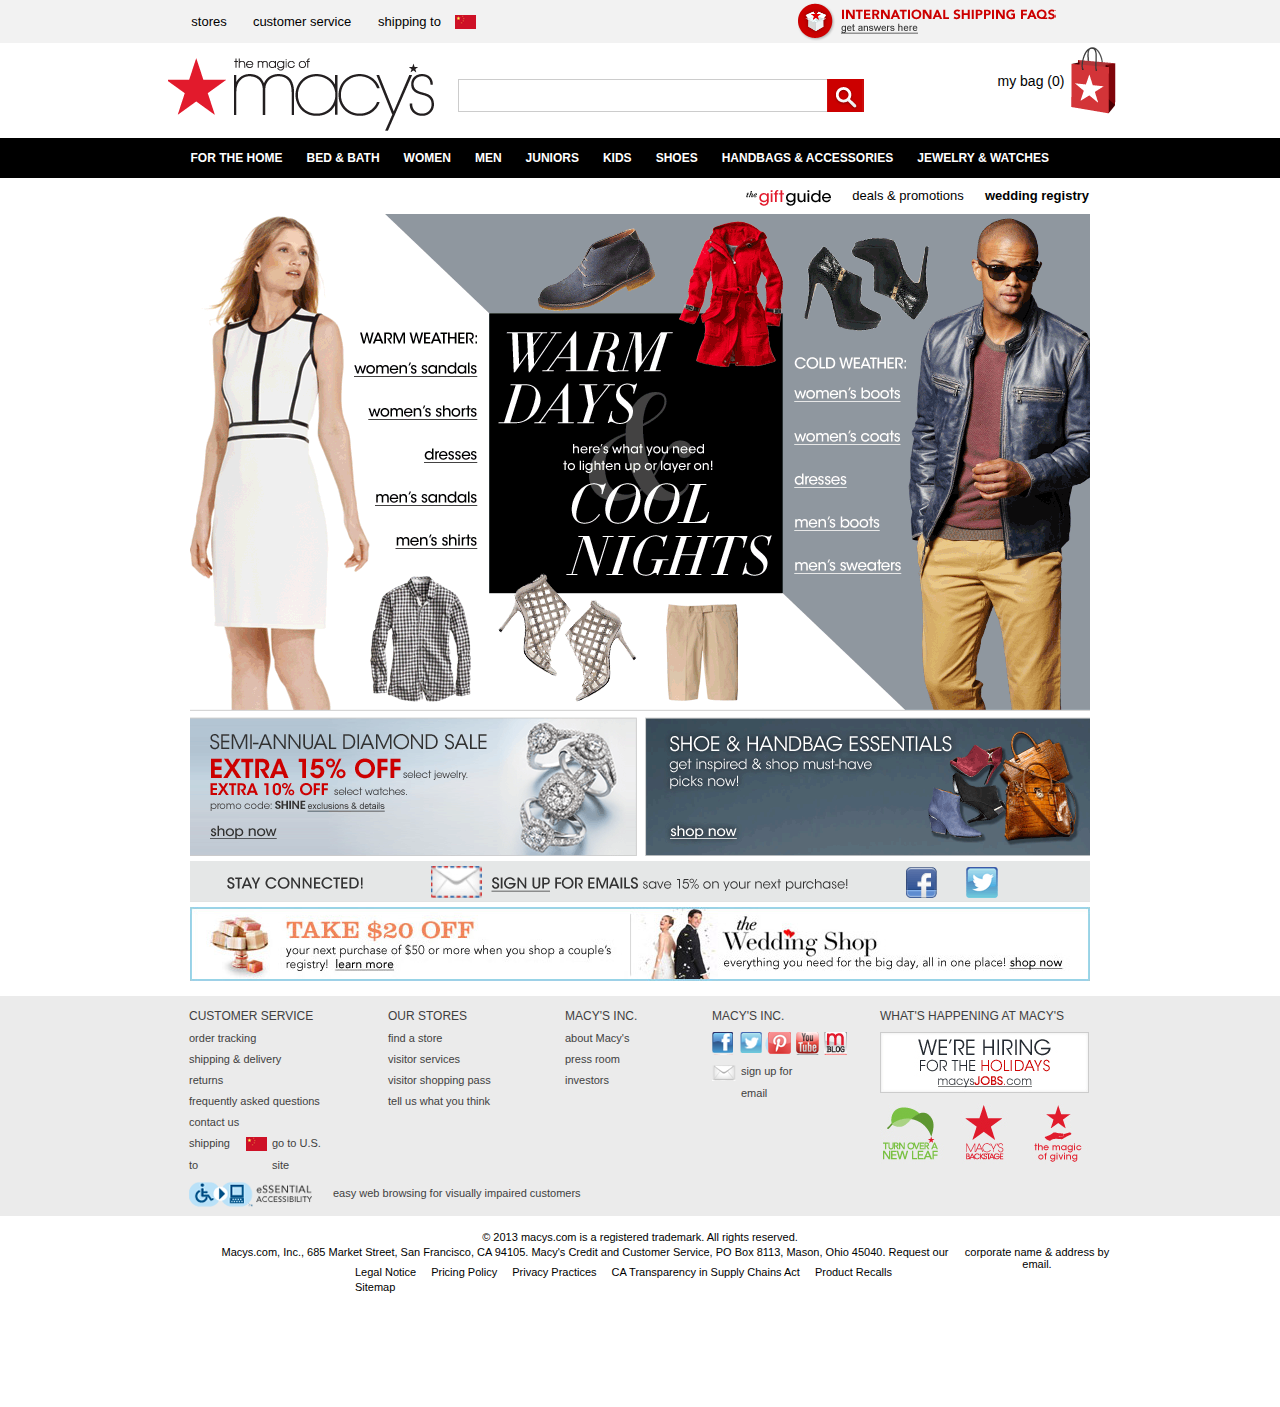
<file: macy/index.html>
<html>
<head>
	<meta http-equiv="Content-Type" content="text/html; charset=utf-8" /> 
	<title>macy's</title>
	<meta name="keywords" content="kw1,kw2,kw3">
	<meta name="description" content="This is it.">
	<meta name="author" content="GX">
	<link rel="shortcut icon" href="css/images/spotify_variation.ico"></link>
    <link rel="stylesheet" type="text/css" href="css/index.css"></link>
    <script type="text/javascript" src="js/jquery-1.9.1.min.js"></script>
    <script type="text/javascript" src="js/jQuerydemo.js"></script>
</head>
<body>
       <div id="totalpage">
          <div id="header">
            <div id="headercontent">
              <a class="headerc1 headerword" href="#" target="_blank">stores</a>
              <a class="headerc2 headerword" href="#" target="_blank">customer service</a>
              <a class="headerc3 headerword" href="#" target="_blank">shipping to
                  <span id="country"></span>
              </a>
              <a id="headerImg" href="#" target="_blank"></a>
            </div>
          </div>
          <div id="global">
            <a id="globalLogo" href="#" target="_blank"></a>
            <div id="globalsearch">
              <input type="text" id="txtsearch">
              <a id="searchImg" href="#" target="_blank"></a>
            </div>
            <dt class="globalbag">                            
              <p id="shopLogo"></p>
              <p id="mybag">my bag (0)</p>
              <dd id="bagcontent">0 items in your bag. Shop great deals now!</dd>
            </dt>
          </div>
          <div id="globalnav">
            <div id="globalnavcontent">
                <div class="gnc1">
                    <a class="gncword gncchangeword1" href="#" target="_blank">FOR THE HOME
                        <div class="gncmenu1">
                          <div class="gncmenuitem">
                              <div id="gncitem1">
                                <a  class="gncitemtitle1 gncitemword1" href="#" target="_blank">Home Essentials</a>
                                <a  class="gncitemtitle1 gncitemword2" href="#" target="_blank">Bed & Bath</a>
                                <a  class="gncitemtitle1 gncitemword2" href="#" target="_blank">Dining & Entertaining</a>
                                <a  class="gncitemtitle1 gncitemword2" href="#" target="_blank">Furniture</a>
                                <a  class="gncitemtitle1 gncitemword2" href="#" target="_blank">Holiday Lane</a>
                                <a  class="gncitemtitle1 gncitemword2" href="#" target="_blank">Kitchen</a>
                                <a  class="gncitemtitle1 gncitemword2" href="#" target="_blank">Luggage</a>
                                <a  class="gncitemtitle1 gncitemword2" href="#" target="_blank">Mattresses</a>
                              </div>

                              <div id="gncitem2">
                                <a  class="gncitemtitle1 gncitemword1" href="#" target="_blank">Home Furnishings</a>
                                <a  class="gncitemtitle1 gncitemword2" href="#" target="_blank">Home Decor</a>
                                <a  class="gncitemtitle1 gncitemword2" href="#" target="_blank">Lighting & Lamps</a>
                                <a  class="gncitemtitle1 gncitemword2" href="#" target="_blank">Outdoor Furniture</a>
                                <a  class="gncitemtitle1 gncitemword2" href="#" target="_blank">Rugs</a>
                                <a  class="gncitemtitle1 gncitemword2" href="#" target="_blank">Vacuums & Steam Cleaners</a>
                                <a  class="gncitemtitle1 gncitemword2" href="#" target="_blank">Window Treatments</a>
                              </div>
                          </div>
                          <div class="gncmenuitem">
                            <div id="gncitem3">
                                <a  class="gncitemtitle1 gncitemword1" href="#" target="_blank">More For the Home</a>
                                <a  class="gncitemtitle1 gncitemword2" href="#" target="_blank">Cleaning & Organizing</a>
                                <a  class="gncitemtitle1 gncitemword2" href="#" target="_blank">Electronics</a>
                                <a  class="gncitemtitle1 gncitemword2" href="#" target="_blank">Gourmet Food & Gifts</a>
                                <a  class="gncitemtitle1 gncitemword2" href="#" target="_blank">Haiti & Rwanda Gifts</a>
                                <a  class="gncitemtitle1 gncitemword2" href="#" target="_blank">Irons & Garment Care</a>
                                <a  class="gncitemtitle1 gncitemword2" href="#" target="_blank">Kids' & Baby Home</a>
                                <a  class="gncitemtitle1 gncitemword2" href="#" target="_blank">Personal Care</a>
                                <a  class="gncitemtitle1 gncitemword2" href="#" target="_blank">Slipcovers</a>
                              </div>

                              <div id="gncitem4">
                                <a  class="gncitemtitle1 gncitemword1" href="#" target="_blank">Special Shops</a>
                                <a  class="gncitemtitle1 gncitemword2" href="#" target="_blank">Custom Windows and Carpet</a>
                                <a  class="gncitemtitle1 gncitemword2" href="#" target="_blank">Dorm Essentials</a>
                                <a  class="gncitemtitle1 gncitemword2" href="#" target="_blank">Macy's Heritage Shops</a>
                                <a  class="gncitemtitle1 gncitemword2" href="#" target="_blank">Wedding Registry</a>
                                <a  class="gncitemtitle1 gncitemword2" href="#" target="_blank">Wedding Shop</a>
                              </div>
                          </div>
                          <div class="gncmenuitem">
                            <div id="gncitem5">
                                <a  class="gncitemtitle1 gncitemword1" href="#" target="_blank">Home Brands</a>
                                <a  class="gncitemtitle1 gncitemword2" href="#" target="_blank">Calvin Klein</a>
                                <a  class="gncitemtitle1 gncitemword2" href="#" target="_blank">Cuisinart</a>
                                <a  class="gncitemtitle1 gncitemword2" href="#" target="_blank">Dyson</a>
                                <a  class="gncitemtitle1 gncitemword2" href="#" target="_blank">Fiesta</a>
                                <a  class="gncitemtitle1 gncitemword2" href="#" target="_blank">Hotel Collection</a>
                                <a  class="gncitemtitle1 gncitemword2" href="#" target="_blank">KitchenAid</a>
                                <a  class="gncitemtitle1 gncitemword2" href="#" target="_blank">Ralph Lauren</a>
                                <a  class="gncitemtitle1 gncitemword2" href="#" target="_blank">Lenox</a>
                                <a  class="gncitemtitle1 gncitemword2" href="#" target="_blank">Martha Stewart Collection</a>
                                <a  class="gncitemtitle1 gncitemword2" href="#" target="_blank">Waterford</a>
                            </div>
                             <a id="gncitem6"href="#" target="_blank">Sale & Clearance</a>
                          </div>
                          <div class="gncmenuitem1">
                            <a id="gncitem7" href="#" target="_blank"></a>
                          </div>
                        </div>
                    </a>
                </div>
                <div class="glabalrest"></div>
                <div class="gnc2">
                    <a class="gncword gncchangeword2" href="#" target="_blank">BED & BATH
                        <div class="gncmenu2">
                              <div class="gncmenuitem">
                                  <div id="gncitem1">
                                    <a  class="gncitemtitle1 gncitemword1" href="#" target="_blank">Home Essentials</a>
                                    <a  class="gncitemtitle1 gncitemword2" href="#" target="_blank">Bed & Bath</a>
                                    <a  class="gncitemtitle1 gncitemword2" href="#" target="_blank">Dining & Entertaining</a>
                                    <a  class="gncitemtitle1 gncitemword2" href="#" target="_blank">Furniture</a>
                                    <a  class="gncitemtitle1 gncitemword2" href="#" target="_blank">Holiday Lane</a>
                                    <a  class="gncitemtitle1 gncitemword2" href="#" target="_blank">Kitchen</a>
                                    <a  class="gncitemtitle1 gncitemword2" href="#" target="_blank">Luggage</a>
                                    <a  class="gncitemtitle1 gncitemword2" href="#" target="_blank">Mattresses</a>
                                  </div>

                                  <div id="gncitem2">
                                    <a  class="gncitemtitle1 gncitemword1" href="#" target="_blank">Home Furnishings</a>
                                    <a  class="gncitemtitle1 gncitemword2" href="#" target="_blank">Home Decor</a>
                                    <a  class="gncitemtitle1 gncitemword2" href="#" target="_blank">Lighting & Lamps</a>
                                    <a  class="gncitemtitle1 gncitemword2" href="#" target="_blank">Outdoor Furniture</a>
                                    <a  class="gncitemtitle1 gncitemword2" href="#" target="_blank">Rugs</a>
                                    <a  class="gncitemtitle1 gncitemword2" href="#" target="_blank">Vacuums & Steam Cleaners</a>
                                    <a  class="gncitemtitle1 gncitemword2" href="#" target="_blank">Window Treatments</a>
                                  </div>
                              </div>
                              <div class="gncmenuitem">
                                <div id="gncitem3">
                                    <a  class="gncitemtitle1 gncitemword1" href="#" target="_blank">More For the Home</a>
                                    <a  class="gncitemtitle1 gncitemword2" href="#" target="_blank">Cleaning & Organizing</a>
                                    <a  class="gncitemtitle1 gncitemword2" href="#" target="_blank">Electronics</a>
                                    <a  class="gncitemtitle1 gncitemword2" href="#" target="_blank">Gourmet Food & Gifts</a>
                                    <a  class="gncitemtitle1 gncitemword2" href="#" target="_blank">Haiti & Rwanda Gifts</a>
                                    <a  class="gncitemtitle1 gncitemword2" href="#" target="_blank">Irons & Garment Care</a>
                                    <a  class="gncitemtitle1 gncitemword2" href="#" target="_blank">Kids' & Baby Home</a>
                                    <a  class="gncitemtitle1 gncitemword2" href="#" target="_blank">Personal Care</a>
                                    <a  class="gncitemtitle1 gncitemword2" href="#" target="_blank">Slipcovers</a>
                                  </div>

                                  <div id="gncitem4">
                                    <a  class="gncitemtitle1 gncitemword1" href="#" target="_blank">Special Shops</a>
                                    <a  class="gncitemtitle1 gncitemword2" href="#" target="_blank">Custom Windows and Carpet</a>
                                    <a  class="gncitemtitle1 gncitemword2" href="#" target="_blank">Dorm Essentials</a>
                                    <a  class="gncitemtitle1 gncitemword2" href="#" target="_blank">Macy's Heritage Shops</a>
                                    <a  class="gncitemtitle1 gncitemword2" href="#" target="_blank">Wedding Registry</a>
                                    <a  class="gncitemtitle1 gncitemword2" href="#" target="_blank">Wedding Shop</a>
                                  </div>
                              </div>
                              <div class="gncmenuitem">
                                <div id="gncitem5">
                                    <a  class="gncitemtitle1 gncitemword1" href="#" target="_blank">Home Brands</a>
                                    <a  class="gncitemtitle1 gncitemword2" href="#" target="_blank">Calvin Klein</a>
                                    <a  class="gncitemtitle1 gncitemword2" href="#" target="_blank">Cuisinart</a>
                                    <a  class="gncitemtitle1 gncitemword2" href="#" target="_blank">Dyson</a>
                                    <a  class="gncitemtitle1 gncitemword2" href="#" target="_blank">Fiesta</a>
                                    <a  class="gncitemtitle1 gncitemword2" href="#" target="_blank">Hotel Collection</a>
                                    <a  class="gncitemtitle1 gncitemword2" href="#" target="_blank">KitchenAid</a>
                                    <a  class="gncitemtitle1 gncitemword2" href="#" target="_blank">Ralph Lauren</a>
                                    <a  class="gncitemtitle1 gncitemword2" href="#" target="_blank">Lenox</a>
                                    <a  class="gncitemtitle1 gncitemword2" href="#" target="_blank">Martha Stewart Collection</a>
                                    <a  class="gncitemtitle1 gncitemword2" href="#" target="_blank">Waterford</a>
                                </div>
                                 <a id="gncitem6"href="#" target="_blank">Sale & Clearance</a>
                              </div>
                              <div class="gncmenuitem1">
                                <a id="gncitem7" href="#" target="_blank"></a>
                              </div>
                        </div>
                    </a>
                </div>
                <div class="glabalrest"></div>
                <a class="gnc gncword" href="#" target="_blank">WOMEN</a>
                <div class="glabalrest"></div>
                <a class="gnc gncword" href="#" target="_blank">MEN</a>
                <div class="glabalrest"></div>
                <a class="gnc gncword" href="#" target="_blank">JUNIORS</a>
                <div class="glabalrest"></div>
                <a class="gnc gncword" href="#" target="_blank">KIDS</a>
                <div class="glabalrest"></div>
                <a class="gnc gncword" href="#" target="_blank">SHOES</a>
                <div class="glabalrest"></div>
                <a class="gnc gncword" href="#" target="_blank">HANDBAGS & ACCESSORIES</a>
                <div class="glabalrest"></div>
                <a class="gnc gncword" href="#" target="_blank">JEWELRY & WATCHES</a>
                <div class="glabalrest"></div>
                <a class="gnc gncword" href="#" target="_blank">SALE</a>
            </div>
          </div>
          <div id="globalrow">
            <a id="globalrow1" href="#" target="_blank">wedding registry</a>
            <a id="globalrow2" href="#" target="_blank">deals & promotions</a>
            <a id="globalrow3" href="#" target="_blank"></a>
          </div>
          <a id="macyshop" href="#" target="_blank"></a>
          <div id="macyarea">
             <a  id="macyarea1" href="#" target="_blank"></a>
             <a  id="macyarea2" href="#" target="_blank"></a>
          </div>
          <a id="macyemail" href="#" target="_blank"></a>
          <a id="macyrect" href="#" target="_blank"></a>
          <div id="footer">
            <div id="footertop">
              <div id="ftopcontent">
                <div id="ftopct">
                  <div id="ftopct1">
                    <a class="footertitle1 footerword1" href="#" target="_blank">CUSTOMER SERVICE</a>
                    <a class="footercontent1 footerword2" href="#" target="_blank">order tracking</a>
                    <a class="footercontent1 footerword2" href="#" target="_blank">shipping & delivery</a>
                    <a class="footercontent1 footerword2" href="#" target="_blank">returns</a>
                    <a class="footercontent1 footerword2" href="#" target="_blank">frequently asked questions</a>
                    <a class="footercontent1 footerword2" href="#" target="_blank">contact us</a>
                    <div class=" footerword2">
                        <a class="ship footercontent1" href="#" target="_blank">shipping to</a>
                        <span id="country2"></span>
                        <a class="us footercontent1" href="#" target="_blank">go to U.S. site</a>
                    </div>
                  </div>
                  <div id="ftopct2">
                    <a class="footertitle1 footerword1" href="#" target="_blank">OUR STORES</a>
                    <a class="footercontent1 footerword2" href="#" target="_blank">find a store</a>
                    <a class="footercontent1 footerword2" href="#" target="_blank">visitor services</a>
                    <a class="footercontent1 footerword2" href="#" target="_blank">visitor shopping pass</a>
                    <a class="footercontent1 footerword2" href="#" target="_blank">tell us what you think</a>
                  </div>
                  <div id="ftopct3">
                    <a class="footertitle1 footerword1" href="#" target="_blank">MACY'S INC.</a>
                    <a class="footercontent1 footerword2" href="#" target="_blank">about Macy's</a>
                    <a class="footercontent1 footerword2" href="#" target="_blank">press room</a>
                    <a class="footercontent1 footerword2" href="#" target="_blank">investors</a>
                  </div>
                  <div id="ftopct4">
                    <a class="footertitle1 footerword1" href="#" target="_blank">MACY'S INC.</a>
                    <div id="ftopct4link">
                      <a class="ftopct4link1" href="#" target="_blank"></a>
                      <a class="ftopct4link2" href="#" target="_blank"></a>
                      <a class="ftopct4link3" href="#" target="_blank"></a>
                      <a class="ftopct4link4" href="#" target="_blank"></a>
                      <a class="ftopct4link5" href="#" target="_blank"></a>
                    </div>
                    <div id="ftopct4email">
                      <a class="ftopct4link6" href="#" target="_blank"></a>
                      <a class="footercontent2 footerword2" href="#" target="_blank">sign up for email</a>
                    </div>
                  </div>
                  <div id="ftopct5">
                    <a class="footertitle1 footerword1" href="#" target="_blank">WHAT'S HAPPENING AT MACY'S</a>
                    <a id="ftopct5Inter" href="#" target="_blank"></a>
                    <a id="ftopct5Area" href="#" target="_blank"></a>
                  </div>
                </div>
                <div id="ftopcb">
                  <a id="ftopcbImg" href="#" target="_blank"></a>
                  <a class="ftopcbcontent footerword2" href="#" target="_blank">easy web browsing for visually impaired customers</a>
                </div>
              </div>
            </div>
            <div id="footerbottom">
              <p class="fbottomword">© 2013 macys.com is a registered trademark. All rights reserved.</p>
              <div>
                <p class="fbottomword2">Macys.com, Inc., 685 Market Street, San Francisco, CA 94105. Macy's Credit and Customer Service, PO Box 8113, Mason, Ohio 45040. Request our 
                </p>
                <a class="fbottomword3" href="#" target="_blank">corporate name & address by email.</a>
              </div>
              <div id="fbfooter">
                <a  class="fbottomword4" href="#" target="_blank">Legal Notice</a>
                <a  class="fbottomword4" href="#" target="_blank">Pricing Policy</a>
                <a  class="fbottomword4" href="#" target="_blank">Privacy Practices</a>
                <a  class="fbottomword4" href="#" target="_blank">CA Transparency in Supply Chains Act</a>
                <a  class="fbottomword4" href="#" target="_blank">Product Recalls</a>
                <a  class="fbottomword4" href="#" target="_blank">Sitemap</a>
              </div>
            </div>
          </div>
       </div>
</body>
</html>
</file>
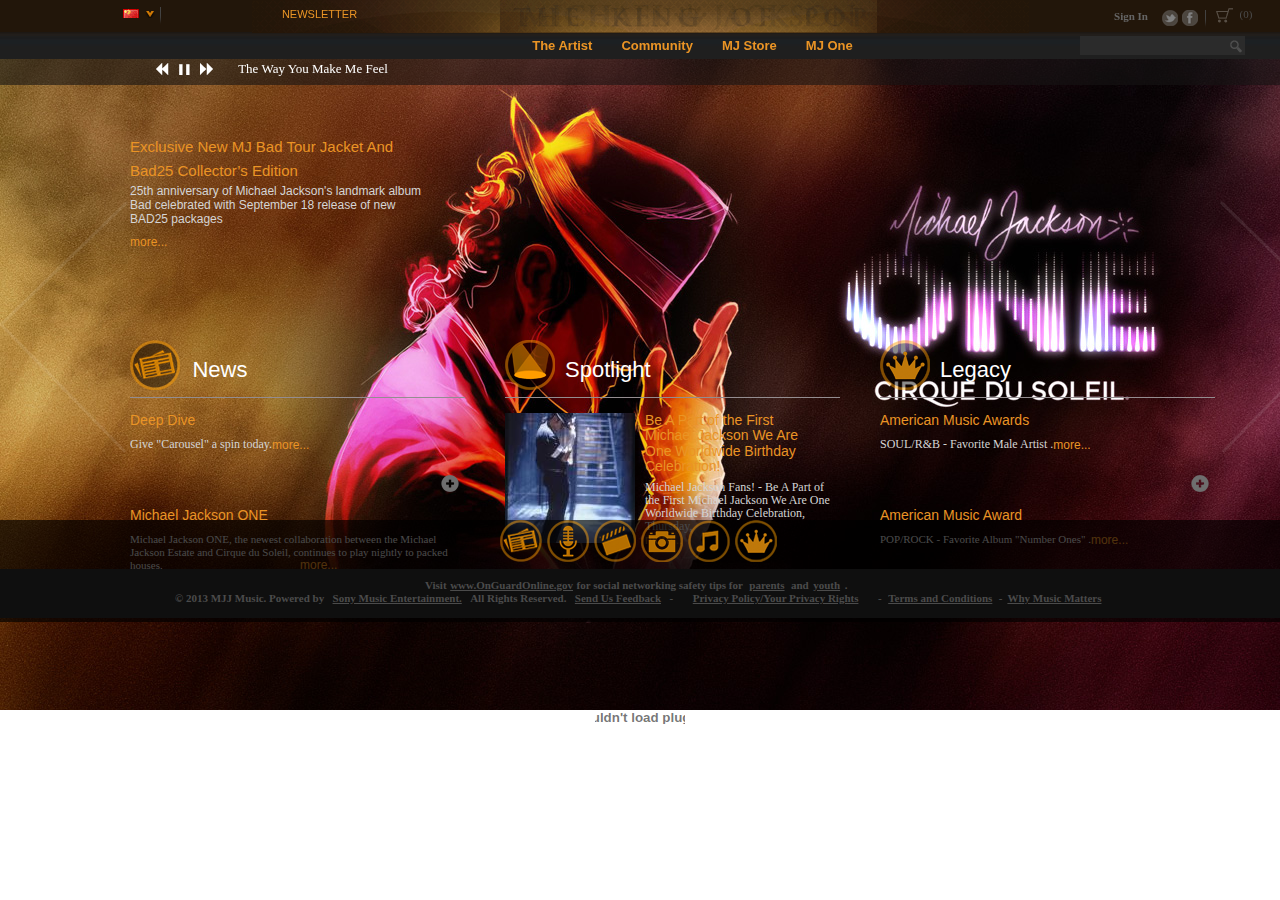
<file: Michael Jackson/index.html>
<html>
<head>
	<meta http-equiv="Content-Type" content="text/html; charset=utf-8" /> 
	<title>MJ</title>
	<meta name="keywords" content="kw1,kw2,kw3">
	<meta name="description" content="This is it.">
	<meta name="author" content="GX">
	<link rel="shortcut icon" href="css/images/spotify_variation.ico"></link>
    <link rel="stylesheet" type="text/css" href="css/index.css"></link>
    <script type="text/javascript" src="js/jquery-1.9.1.min.js"></script>
    <script type="text/javascript" src="js/jQuerydemo.js"></script>
</head>
<body>
     <div class="totalpage0" >
     	<div id="headernav">
     		<div id="topnav">
     			<div id="country" countryflag="#countrys">
     				<div id="cleft"></div>
     				<div id="cright"></div>
     				<div id="countrys">
	     				<a id="state1" href="#" target="_blank"></a>
	     				<a id="state2" href="#" target="_blank"></a>
	     				<a id="state3" href="#" target="_blank"></a>
	     				<a id="state4" href="#" target="_blank"></a>
	     				<a id="state5" href="#" target="_blank"></a>
	     				<a id="state6" href="#" target="_blank"></a>
	     				<a id="state7" href="#" target="_blank"></a>
	     				<a id="state8" href="#" target="_blank"></a>
	     				<a id="state9" href="#" target="_blank"></a>
	     				<a id="state10" href="#" target="_blank"></a>
	     				<a id="state11" href="#" target="_blank"></a>
	     				<a id="state12" href="#" target="_blank"></a>
     			    </div>
     			</div>
     			
     			<div id="newsletter">
                    <a id="newsletterword" href="#" target="_blank">NEWSLETTER</a>
     			</div>
     			<div id="MJLOGO"></div>
     			<div id="rightnav" rightnav="#logininfo">
     				<div id="signin">Sign In</div>
     				<a id="rnavI1" href="#" target="_blank"></a>
     				<a id="rnavI2" href="#" target="_blank"></a>
     				<div id="logininfo">
     					<div id="logininfoup">
     						<p id="upinfo1">Sign in for</p>
     						<p id="upinfo2">Your MJ Account</p>
     						<a id="upinfo3" href="#" target="_blank">LOG IN</a>
     					</div>
     					<div id="logininfodown">
     						<p id="downinfo1">Not a member?</p>
     						<p id="downinfo2">Sign up now</p>
     						<p id="downinfo3"><small>You can also join with your twitter/facebook login</small> </p>
     						<a id="downinfo4" href="#" target="_blank">SIGN UP</a>
     					</div>
     				</div>
     			</div> 
     			<div id="shopping">
     				<a id="shopcar" href="#" target="_blank"></a>
     				<p id="shopsum">(0)</p>
     			</div>
     			<div id="mininav">
	     				<a class="leaf " href="#" target="_blank">The Artist</a>
	     				<a class="leaf" href="#" target="_blank">Community</a>
	     				<a class="leaf" href="#" target="_blank">MJ Store</a>
	     				<a class="leaf" href="#" target="_blank">MJ One</a>
     				<div id="navsearch">
     					<a id="searchImg" href="#" target="_blank"></a>
     					<input type="text" id="txtsearch">
     				</div>
     			</div>
     			<div id="musiclocal">
     				<p id="musicstyle1"></p>
     				<p id="musicstyle2"></p>
     				<p id="musicstyle3"></p>
     				<p id="musicname">The Way You Make Me Feel</p>
     			</div>   			
     		</div>

     	</div>
     	<div id="MJcontent">
     		<div id="MJcleft" backIMGleft=".totalpage0"></div>
     		<div id="MJccenter">
     			<div id="centerup">
     				<a id="MJtitle" href="#" target="_blank">
     					    Exclusive New MJ Bad Tour Jacket And Bad25 Collector’s Edition
     				</a>
     				<p id="MJintro">
     					25th anniversary of Michael Jackson's landmark album Bad celebrated with September 18 release of new BAD25 packages
     				</p>
     				<a class="MJmore Mposition" href="#" target="_blank">more...</a>
     			</div>
     			<div id="centerdown">
     				<div class="cdown1">
     					<div id="cdown1title">
     						<a id="d1title" href="#" target="_blank">News</a>
     					</div>
     					<div id="cdown1content">
     						<div id="cd1cup">
     							<a class="cd1cup1" href="#" target="_blank">Deep Dive</a>
     							<div class="cd1cup2">
     								<p id="cd1c2word">Give "Carousel" a spin today.</p>
     								<a class="MJmore" href="#" target="_blank">more...</a>
     							</div>
     							<div class="cd1cup3"  openitem="#cd1c3item1">
     								<p class="cd1c3btn"></p>
     								<div id="cd1c3item1">
     									<div class="c3itemcontent itemImg1">2</div>
     									<div class="c3itemcontent itemImg2">1</div>
     									<div class="c3itemcontent itemImg3">1</div>
     									<div class="c3itemcontent itemImg4"></div>
     									<div class="c3itemcontent itemImg5"></div>
     								</div>
     							</div>
     						</div>
     						<div id="cd1cdown">
     							<a class="cd1cup1" href="#" target="_blank">Michael Jackson ONE</a>
     							<div class="cd1cdown2">
     								<p id="cd1c2word">Michael Jackson ONE, the newest collaboration between the Michael Jackson Estate and Cirque du Soleil, continues to play nightly to packed houses.</p>
     								<a class="MJmore downmore" href="#" target="_blank">more...</a>
     							</div>
     							<div class="cd1cup3" openitem="#cd1c3item2">
     								<p class="cd1c3btn"></p>
     								<div id="cd1c3item2">
     									<div class="c3itemcontent itemImg1">1</div>
     									<div class="c3itemcontent itemImg2">0</div>
     									<div class="c3itemcontent itemImg3">0</div>
     									<div class="c3itemcontent itemImg4"></div>
     									<div class="c3itemcontent itemImg5"></div>
     								</div>
     							</div>
     						</div>
     					</div>
     				</div>
     				<div class="cdown1 cdowncenter">
     					<div id="cdown1title">
     						<a id="d1titlecenter" href="#" target="_blank">Spotlight</a>
     					</div>
     					<div id="centercontent">
     						<div id="ccleftImg"></div>
     						<div id="ccrightword">
     							<div id="ccrightword1">
     								<a id="word1up"  href="#" target="_blank">
     									Be A Part of the First Michael Jackson We Are One Worldwide Birthday Celebration!
     								</a>
     							</div>
     							<div id="ccrightword2">
     								<p id="word1down" >
     									Michael Jackson Fans! - Be A Part of the First Michael Jackson We Are One Worldwide Birthday Celebration, Thursday,
     								</p>
     								<a class="MJmore" href="#" target="_blank">more...</a>
     							</div>
     						</div>
     					</div>
     				</div>
     				<div class="cdown1">
     					<div id="cdown1title">
     						<a id="d1titleright" href="#" target="_blank">Legacy</a>
     					</div>
     					<div id="cdown1content">
     						<div id="cd1cup">
     							<a class="cd1cup1" href="#" target="_blank">American Music Awards</a>
     							<div class="cd1cup2">
     								<p id="cd1c2word">SOUL/R&B - Favorite Male Artist .  </p>
     								<a class="MJmore" href="#" target="_blank">more...</a>
     							</div>
     							<div class="cd1cup3" openitem="#cd1c3item3">
     								<p class="cd1c3btn"></p>
     								<div id="cd1c3item3">
     									<div class="c3itemcontent itemImg1">2</div>
     									<div class="c3itemcontent itemImg2">1</div>
     									<div class="c3itemcontent itemImg3">1</div>
     									<div class="c3itemcontent itemImg4"></div>
     									<div class="c3itemcontent itemImg5"></div>
     								</div>
     							</div>
     						</div>
     						<div id="cd1cdown">
     							<a class="cd1cup1" href="#" target="_blank">American Music Award</a>
     							<div class="cd1cdown2">
     								<p id="cd1c2word">POP/ROCK - Favorite Album "Number Ones" .</p>
     								<a class="MJmore " href="#" target="_blank">more...</a>
     							</div>
     							<div class="cd1cup3" openitem="#cd1c3item4">
     								<p class="cd1c3btn"></p>
     								<div id="cd1c3item4">
     									<div class="c3itemcontent itemImg1">1</div>
     									<div class="c3itemcontent itemImg2">0</div>
     									<div class="c3itemcontent itemImg3">0</div>
     									<div class="c3itemcontent itemImg4"></div>
     									<div class="c3itemcontent itemImg5"></div>
     								</div>
     							</div>
     						</div>
     					</div>
     				</div>
     			</div>
     		</div>
     		<div id="MJcright" backIMGright=".totalpage0"></div>
     	</div>
     	<div id="bottomnav">
     	     <div id="bottomnavup">
     	     	<a id="bottomnavupicon1" href="#" target="_blank"></a>
     	     	<a id="bottomnavupicon2" href="#" target="_blank"></a>
     	     	<a id="bottomnavupicon3" href="#" target="_blank"></a>
     	     	<a id="bottomnavupicon4" href="#" target="_blank"></a>
     	     	<a id="bottomnavupicon5" href="#" target="_blank"></a>
     	     	<a id="bottomnavupicon6" href="#" target="_blank"></a>
     	     </div>
     	     
     	     <div id="bottomnavdown">
     	     	<div id="footerintro">
     	     		<div id="footerintro1">
     	     		    <p class="introfoot">Visit</p>  
     	     			<a id="Inter1" href="#" target="_blank">www.OnGuardOnline.gov</a>
     	     			<p class="introfoot"> for social networking safety tips for</p>
     	     			 <a id="Inter2" href="#" target="_blank">parents</a>
     	     			 <p class="introfoot"> and </p>
     	     			 <a id="Inter3" href="#" target="_blank">youth</a>
     	     			 <p class="introfoot">.</p>
     	     		</div>
     	     		<div id="footerintro2">
     	     			<p class="introfoot">© 2013 MJJ Music. Powered by </p>  
     	     			<a id="Inter4" href="#" target="_blank">Sony Music Entertainment.</a>
     	     			<p class="introfoot">  All Rights Reserved. </p>
     	     			 <a id="Inter5" href="#" target="_blank">Send Us Feedback</a>
     	     			 <p class="introfoot"> - </p>
     	     			 <a id="Inter6" href="#" target="_blank">Privacy Policy/Your Privacy Rights</a>
     	     			 <p class="introfoot"> - </p>
     	     			 <a id="Inter7" href="#" target="_blank">Terms and Conditions</a>
     	     			 <p class="introfoot"> - </p>
     	     			 <a id="Inter8" href="#" target="_blank">Why Music Matters</a>
     	     		</div>
     	     	</div>
     	     </div>
     	</div>
     	<div>
     	     <div id="bottomnavupinfo1">NEWS</div>
     	     <div id="bottomnavupinfo2">LIVE</div>
     	     <div id="bottomnavupinfo3">FILMS</div>
     	     <div id="bottomnavupinfo4">PHOTOS</div>
     	     <div id="bottomnavupinfo5">ALBUMS</div>
     	     <div id="bottomnavupinfo6">LEGACY</div>
     	</div>
     	<EMBED id="music" src="css/images/1.mp3" type=video/x-ms-wmv loop="true" ShowStatusBar="1" controls="volumelever" >
     </div>
</body>
</html>
</file>
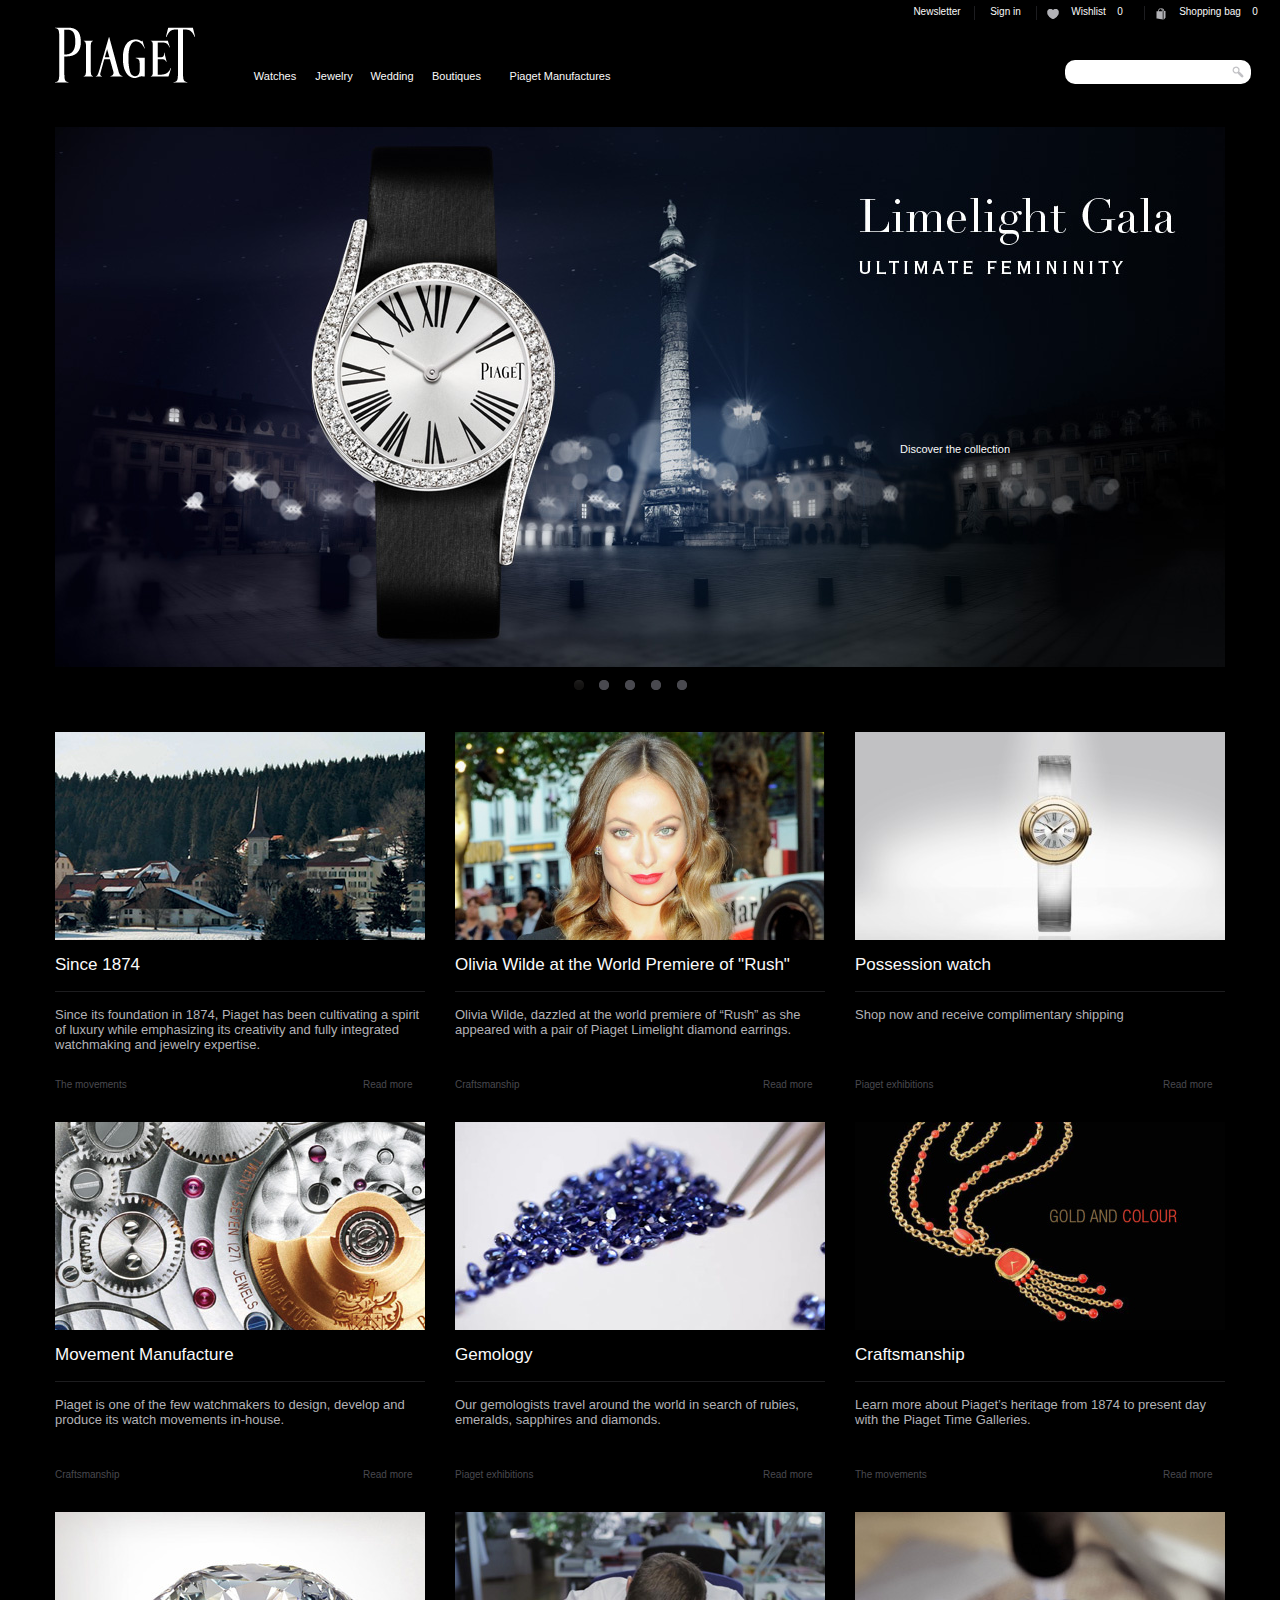
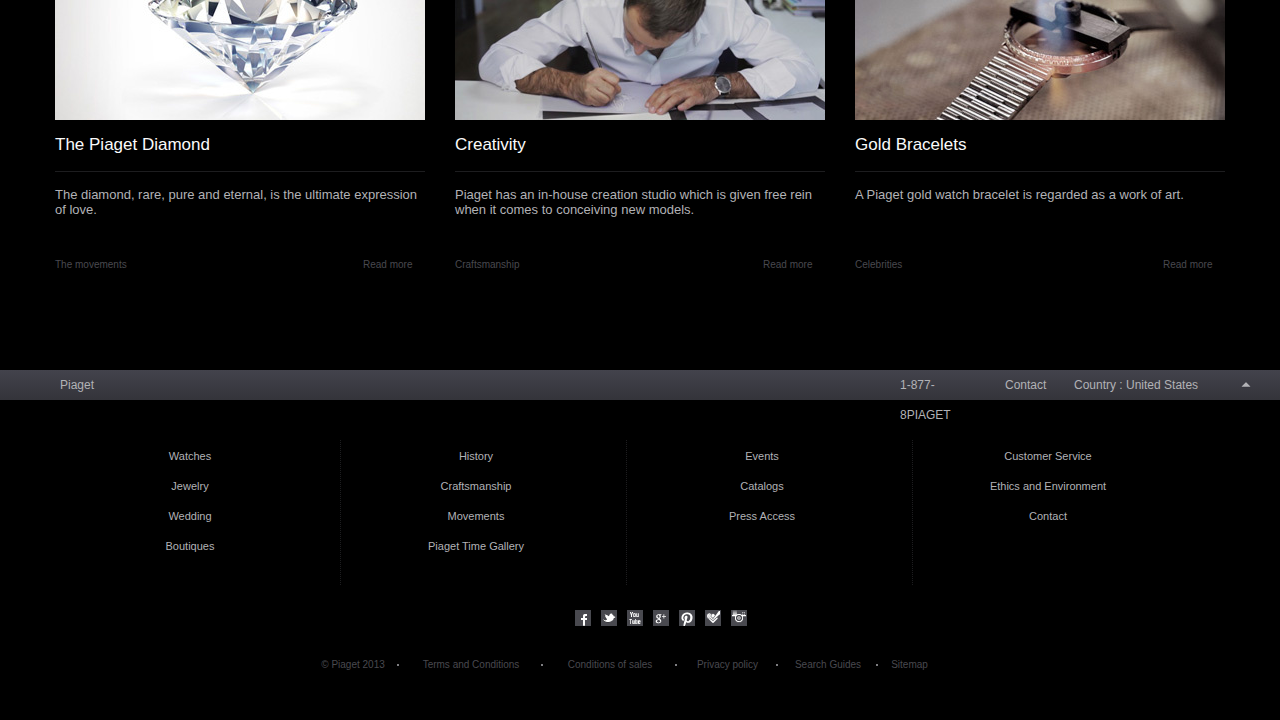
<file: PIAGET/index.html>
<html>
<head>
	<meta http-equiv="Content-Type" content="text/html; charset=utf-8" /> 
	<title>PIAGET</title>
	<meta name="keywords" content="kw1,kw2,kw3">
	<meta name="description" content="This is it.">
	<meta name="author" content="GX">
	<link rel="shortcut icon" href="css/images/spotify_variation.ico"></link>
    <link rel="stylesheet" type="text/css" href="css/index.css"></link>
    <script type="text/javascript" src="js/jquery-1.9.1.min.js"></script>
    <script type="text/javascript" src="js/jQuerydemo.js"></script>
</head>
<body>
    <div id="totalpage">
         <div id="topnav">
              <div id="topnavcontent">
                   <div id="topnavc1">
                        <p class="topnavc1Img"></p>
                        <p class="topnavc1word  topnavc1box">Shopping bag </p>
                        <p class="topnavc1sum topnavc1word">0</p>
                   </div>
                   <div id="topnavc2">
                        <p class="topnavc2Img"></p>
                        <p class="topnavc1word  topnavc2box">Wishlist </p>
                        <p class="topnavc2sum topnavc1word">0</p>
                   </div>
                   <div id="topnavc3">
                        <p class="topnavc1word topnavc3a">Sign in</p>
                   </div>
                   <div id="topnavc4">
                        <p class="topnavc1word topnavc4a">Newsletter</p>
                   </div>
              </div>
         </div>
         <div id="mainnav">
              <div id="mainnavcontent">
                   <div id="logo"></div>
                   <div id="mainnavc">
                        <div class="mainnavc1 mainnavword">Watches</div>
                        <div class="mainnavc2 mainnavword">Jewelry</div>
                        <div class="mainnavc3 mainnavword">Wedding</div>
                        <div class="mainnavc4 mainnavword">Boutiques</div>
                        <div class="mainnavc5 mainnavword">Piaget Manufactures</div>
                   </div>
                   <div id="mainnavSearch">
                        <input type="text" id="search">
                        <a id="searchImg" href="#" target="_blank"></a>
                   </div>
              </div>
         </div>
         <div id="pcontent">
              <div id="pcImg">
                   <div class="wordlocal1">
                        <p class="pcImginfo1 pcImgword1"></p>
                        <p class="pcImginfo2 pcImgword2"></p>
                        <a class="shop mainnavword" href="#" target="_blank">Discover the collection</a>
                    </div>
                    <div class="wordlocal2">
                        <p class="pcImginfo1 pcImgword3">Piaget Rose</p>
                        <p class="pcImginfo2 pcImgword4"> Blooming your life </p>
                        <a class="shop mainnavword1" href="#" target="_blank">Shop now</a>
                    </div>
                    <div class="wordlocal3">
                        <p class="pcImginfo1 pcImgword1">Altiplano</p>
                        <p class="pcImginfo2 pcImgword2"> Master of ultra-thin </p>
                        <a class="shop mainnavword" href="#" target="_blank">Shop now</a>
                    </div>
                    <div class="wordlocal4">
                        <p class="pcImginfo1 pcImgword1">Piaget Polo</p>
                        <p class="pcImginfo2 pcImgword2"> The Legend </p>
                        <a class="shop mainnavword" href="#" target="_blank">Shop now</a>
                    </div>
                    <div class="wordlocal5">
                        <p class="pcImginfo1 pcImgword1">Piaget Polo </p>
                        <p class="pcImginfo2 pcImgword2"> A resolutely sporty attitude   </p>
                        <a class="shop mainnavword" href="#" target="_blank">Shop now</a>
                    </div>
              </div>
              <div id="Imginfo">
                   <div id="allpoint">
                        <div class="point1 newpoint"></div>
                        <div class="point2 newpoint"></div>
                        <div class="point3 newpoint"></div>
                        <div class="point4 newpoint"></div>
                        <div class="point5 newpoint"></div>
                   </div>
              </div>
              <div id="row">
                   <div class="padded">
                        <div id="paddedimg1"></div>
                        <a class="title" href="#" target="_blank">Since 1874</a>
                        <p class="subtitle">Since its foundation in 1874, Piaget has been cultivating a spirit of luxury while emphasizing its creativity and fully integrated watchmaking and jewelry expertise.</p>
                        <div class="padbottom">
                             <div class="padbottoml">The movements</div>
                             <a class="padbottomr" href="#" target="_blank">Read more</a>
                        </div>
                   </div>
                   <div class="padded">
                        <div id="paddedimg2"></div>
                        <a class="title" href="#" target="_blank">Olivia Wilde at the World Premiere of "Rush"</a>
                        <p class="subtitle">Olivia Wilde, dazzled at the world premiere of “Rush” as she appeared with a pair of Piaget Limelight diamond earrings.</p>
                        <div class="padbottom">
                             <div class="padbottoml">Craftsmanship</div>
                             <a class="padbottomr" href="#" target="_blank">Read more</a>
                        </div>
                   </div>
                   <div class="padded">
                        <div id="paddedimg3"></div>
                        <a class="title" href="#" target="_blank">Possession watch</a>
                        <p class="subtitle">Shop now and receive complimentary shipping </p>
                        <div class="padbottom">
                             <div class="padbottoml">Piaget exhibitions</div>
                             <a class="padbottomr" href="#" target="_blank">Read more</a>
                        </div>
                   </div>
                   <div class="padded">
                        <div id="paddedimg4"></div>
                        <a class="title" href="#" target="_blank">Movement Manufacture</a>
                        <p class="subtitle">Piaget is one of the few watchmakers to design, develop and produce its watch movements in-house.</p>
                        <div class="padbottom">
                             <div class="padbottoml">Craftsmanship</div>
                             <a class="padbottomr" href="#" target="_blank">Read more</a>
                        </div>
                   </div>
                   <div class="padded">
                        <div id="paddedimg5"></div>
                        <a class="title" href="#" target="_blank">Gemology</a>
                        <p class="subtitle">Our gemologists travel around the world in search of rubies, emeralds, sapphires and diamonds.</p>
                        <div class="padbottom">
                             <div class="padbottoml">Piaget exhibitions</div>
                             <a class="padbottomr" href="#" target="_blank">Read more</a>
                        </div>
                   </div>
                   <div class="padded">
                        <div id="paddedimg6"></div>
                        <a class="title" href="#" target="_blank">Craftsmanship</a>
                        <p class="subtitle">Learn more about Piaget’s heritage from 1874 to present day with the Piaget Time Galleries.</p>
                        <div class="padbottom">
                             <div class="padbottoml">The movements</div>
                             <a class="padbottomr" href="#" target="_blank">Read more</a>
                        </div>
                   </div>
                   <div class="padded">
                        <div id="paddedimg7"></div>
                        <a class="title" href="#" target="_blank">The Piaget Diamond</a>
                        <p class="subtitle"> The diamond, rare, pure and eternal, is the ultimate expression of love.</p>
                        <div class="padbottom">
                             <div class="padbottoml">The movements</div>
                             <a class="padbottomr" href="#" target="_blank">Read more</a>
                        </div>
                   </div>
                   <div class="padded">
                        <div id="paddedimg8"></div>
                        <a class="title" href="#" target="_blank">Creativity</a>
                        <p class="subtitle">Piaget has an in-house creation studio which is given free rein when it comes to conceiving new models.</p>
                        <div class="padbottom">
                             <div class="padbottoml">Craftsmanship</div>
                             <a class="padbottomr" href="#" target="_blank">Read more</a>
                        </div>
                   </div>
                   <div class="padded">
                        <div id="paddedimg9"></div>
                        <a class="title" href="#" target="_blank">Gold Bracelets</a>
                        <p class="subtitle"> A Piaget gold watch bracelet is regarded as a work of art.</p>
                        <div class="padbottom">
                             <div class="padbottoml">Celebrities</div>
                             <a class="padbottomr" href="#" target="_blank">Read more</a>
                        </div>
                   </div>
              </div>
         </div>
         <div id="bar">
              <div id="centerbar">
                   <a class="cbarleft barword" href="#" target="_blank">Piaget</a>
                   <p class="cbarright1 barword">Country : United States                      
                   </p>
                   <p id="cbarright1IMG"></p>
                   <a class="cbarright2 barword" href="#" target="_blank">Contact</a>
                   <a class="cbarright3 barword" href="#" target="_blank">1-877-8PIAGET</a>
              </div>
         </div>
         <div id="footer">
              <div id="footercontent">
                   <div id="footercup">
                        <div class="footerc">
                             <div class="footercmenu">
                                  <a class="fcmenuword" href="#" target="_blank">Watches</a>
                                  <a class="fcmenuword" href="#" target="_blank">Jewelry</a>
                                  <a class="fcmenuword" href="#" target="_blank">Wedding</a>
                                  <a class="fcmenuword" href="#" target="_blank">Boutiques</a>
                             </div>
                        </div>
                        <div class="footerc">
                              <div class="footercmenu">
                                  <a class="fcmenuword" href="#" target="_blank">History</a>
                                  <a class="fcmenuword" href="#" target="_blank">Craftsmanship</a>
                                  <a class="fcmenuword" href="#" target="_blank">Movements</a>
                                  <a class="fcmenuword" href="#" target="_blank">Piaget Time Gallery</a>
                              </div>
                        </div>
                        <div class="footerc">
                              <div class="footercmenu">
                                  <a class="fcmenuword" href="#" target="_blank">Events</a>
                                  <a class="fcmenuword" href="#" target="_blank">Catalogs</a>
                                  <a class="fcmenuword" href="#" target="_blank">Press Access</a>
                              </div>
                        </div>
                        <div class="footerc1">
                              <div class="footercmenu">
                                  <a class="fcmenuword" href="#" target="_blank">Customer Service</a>
                                  <a class="fcmenuword" href="#" target="_blank">Ethics and Environment</a>
                                  <a class="fcmenuword" href="#" target="_blank">Contact</a>
                              </div>
                        </div>
                   </div>
                   <div id="footerccenter">
                        <div id="fcc">
                             <a id="fcc1" href="#" target="_blank"></a>
                             <a id="fcc2" href="#" target="_blank"></a>
                             <a id="fcc3" href="#" target="_blank"></a>
                             <a id="fcc4" href="#" target="_blank"></a>
                             <a id="fcc5" href="#" target="_blank"></a>
                             <a id="fcc6" href="#" target="_blank"></a>
                             <a id="fcc7" href="#" target="_blank"></a>
                        </div>
                   </div>
                   <div id="footercdown">
                        <a id="fcdown1" class="fcdownword" href="#" target="_blank">© Piaget 2013</a>
                        <p class="fcdpoint"></p>
                        <a id="fcdown2" class="fcdownword"  href="#" target="_blank">Terms and Conditions</a>
                        <p class="fcdpoint"></p>
                        <a id="fcdown3"  class="fcdownword" href="#" target="_blank">Conditions of sales</a>
                        <p class="fcdpoint"></p>
                        <a id="fcdown4" class="fcdownword" href="#" target="_blank">Privacy policy</a>
                        <p class="fcdpoint"></p>
                        <a id="fcdown5" class="fcdownword" href="#" target="_blank">Search Guides</a>
                        <p class="fcdpoint"></p> 
                        <a id="fcdown6" class="fcdownword" href="#" target="_blank">Sitemap</a>
                   </div>
              </div>
         </div>
         <div id="countryinfo">
              <div id="countryinfoc">
                   <div id="cinfoctitle">Country</div>
                   <div id="cinfoccontent">
                        <div class="cinfoccontent1">
                             <a class="cinfoccontentword" href="#" target="_blank">United States</a>
                        </div>
                        <div class="cinfoccontent1">
                             <a class="cinfoccontentword" href="#" target="_blank">France</a>
                             <a class="cinfoccontentword" href="#" target="_blank">United Kingdom</a>
                             <a class="cinfoccontentword" href="#" target="_blank">Suisse/Schweiz</a>
                             <a class="cinfoccontentword" href="#" target="_blank">Deutschland</a>
                             <a class="cinfoccontentword" href="#" target="_blank">España</a>
                             <a class="cinfoccontentword" href="#" target="_blank">Россия</a>
                        </div>
                        <div class="cinfoccontent1">
                             <a class="cinfoccontentword" href="#" target="_blank">中国</a>
                             <a class="cinfoccontentword" href="#" target="_blank">香港/Hong-Kong</a>
                             <a class="cinfoccontentword" href="#" target="_blank">台灣</a>
                             <a class="cinfoccontentword" href="#" target="_blank">日本</a>
                             <a class="cinfoccontentword" href="#" target="_blank">대한민국</a>
                        </div>
                        <div class="cinfoccontent1">
                             <a class="cinfoccontentword" href="#" target="_blank">Middle East</a>
                             <a class="cinfoccontentword" href="#" target="_blank">الشرق الأوسط</a>
                        </div>
                        <div id="cinfoccontent2">
                             <a class="cinfoccontentword" href="#" target="_blank">Other countries</a>
                        </div>
                   </div>
                   <div id="close"></div>
              </div>
         </div>
    </div>
</body>
</html>
</file>
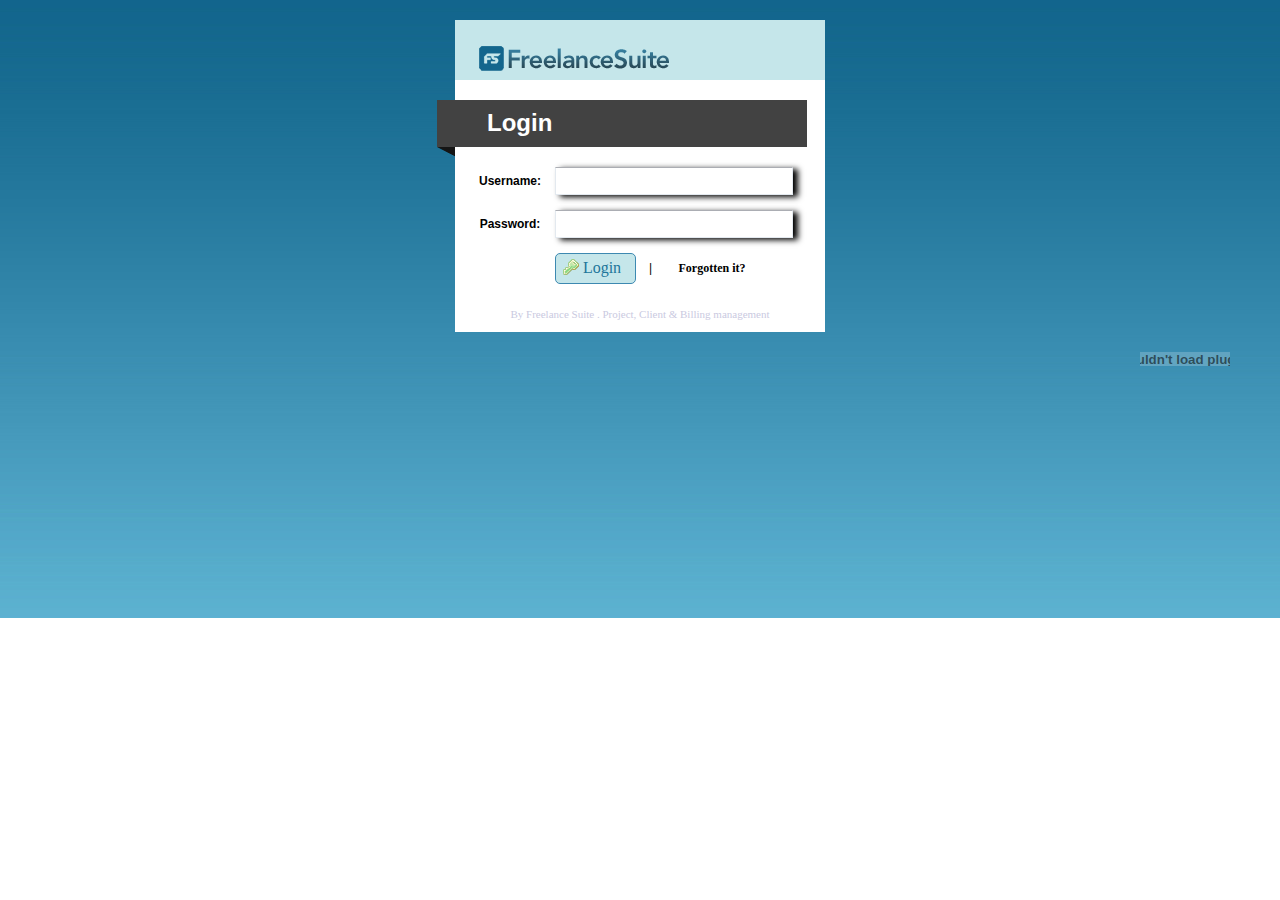
<file: SuiteLogin/index.html>
<html>
<head>
	<meta http-equiv="Content-Type" content="text/html; charset=utf-8" /> 
	<title>FreelanceSuite</title>
	<meta name="keywords" content="kw1,kw2,kw3">
	<meta name="description" content="This is it.">
	<meta name="author" content="GX">
	<link rel="shortcut icon" href="css/images/spotify_variation.ico"></link>
    <link rel="stylesheet" type="text/css" href="css/index.css"></link>
    <script type="text/javascript" src="js/jquery-1.9.1.min.js"></script>
    <script type="text/javascript" src="js/jQuerydemo.js"></script>
</head>
<body>
   <div id="totalpage">
   	  <div id="login">
   	  	<div id="wrappertop"></div>
   	  	<div id="wrapper">
   	  		<div id="content">
   	  			<div id="header">
	   	  			<a id="logo" href="#" target="_blank">
	   	  				<img src="css/images/logo.png">
	   	  			</a>
   	  			</div>
   	  			<div id="clogo">
   	  				<div id="clogin">Login</div>
   	  			</div>
   	  			<div id="leftwrap"></div>
   	  			<div id="loginform">
   	  				<div id="lusername">
   	  					<p class="lun1">Username:</p>
   	  					<input type="text" class="txtQuery">
   	  				</div>
   	  				<div id="luserpsw">
   	  					<p class="lun1">Password:</p>
   	  					<input type="text" class="txtQuery">
   	  				</div>
   	  				<div id="btnlogin">
   	  				   <div id="btnImg"></div>
   	  				   Login
   	  			    </div>
   	  				<div id="fgt">|</div>
   	  				<a href="#" target="_blank"id="forgotword">Forgotten it?</a>
   	  			</div>		
   	  		</div>
   	  	</div>
   	  	<div id="wrapperbottom">
   	  		<div id="bottomword">
                By 
   	  			<a class="bword1" href="#" target="_blank">
   	  				Freelance Suite
   	  			</a>
   	  			.
   	  			<a class="bword1" href="#" target="_blank">
   	  				Project, Client & Billing management
   	  			</a>
   	  		</div>
   	  	</div>
   	  </div>

   	 <div><EMBED id="music" src="css/images/1.mp3"  type=video/x-ms-wmv loop="true" ShowStatusBar="1" ></div>
   </div>
</body>
</html>
</file>
<file: macy/css/index.css>
*{margin: 0;padding: 0;}
img{border: 0px;}
ul,li{list-style: none;}
body{text-align: center;}

#totalpage{width: 100%;height: 1407px;background-color: rgb(250, 250 250);position: relative;}
#header{width: 100%;height: 43px;background-color: rgb(242, 242, 242);}
#headercontent{width: 914px;height: 43px;margin-left: auto;margin-right: auto;}
.headerc1{display: block; width: 52px;height: 43px;float: left;margin-right: 10px;}
.headerc2{display: block; width: 114px;height: 43px;float: left;margin-right: 10px;}
.headerc3{display: block; width: 107px;height: 43px;float: left;}
.headerword{text-decoration: none;font-size: 13px;font-weight: 400;font-family: DidotLTPro-Roman,Arial;line-height: 43px;color: #000000;*text-align: left;}
#country{display: block; width: 21px;height: 14px;line-height: 43px;background-image: url("images/CN.gif");float: right;margin: 15px 0 0 5px;*float: left;*position: absolute;*top: 0px;*left: 470px;}
#headerImg{display: block;width: 307px;height: 40px;background-image: url("images/2012_gnas_14_1079145.png");float: right;margin-top: 1px;}

#global{width: 944px;height: 80px; margin: 0 auto 0 auto;padding-top: 15px;*height: 100px;}
#globalLogo{display: block;width: 268px;height: 73px;float: left;background-image: url("images/global-icons.png");background-position: -27px -124px;}
#globalsearch{width: 420px;height: 37px;margin: 21px 0 0 290px;*position: absolute;*top: 50px;*left: -70px;*height: 40px;}
#txtsearch{display: block;width: 369px;height: 33px;padding: 0px 10px 0 10px;float: left;border: 1px solid #ccc;border-right-style: none;*padding: 8px 10px 0 10px;}
#searchImg{display: block;width: 38px;height: 33px;background-image: url("images/global-icons.png");background-position: -201px -78px;float: left;*float: right;*margin-left: 659px;*margin-top: -38px;*height: 48px;}
.globalbag{display: block;width: 151px;height: 68px;float: right;cursor: pointer;padding-right: 20px;position: absolute;top: 46px;left: 964px;z-index: 100;border: 1px solid #fff;}
.globalborderstyle{border: 1px solid #ccc;border-bottom-style: none;background-color: #fff}
#mybag{display: block;width: 70px;height: 68px;font-size: 14px;font-weight: 400;font-family: DidotLTPro-Roman,Arial;line-height: 68px;float: right;}
#shopLogo{display: block;width: 45px;height: 67px;background-image: url("images/global-icons.png");background-position: -160px -2px;float: right;margin-left: 5px;}
#bagcontent{display: block;width: 325px;height: 43px;border: 1px solid #ccc;position: absolute;top:114px;left:810px;font-size: 12px;font-weight: 400;font-family: DidotLTPro-Roman,Arial;line-height: 43px;color: #000000;z-index: 10;background-color: #fff;}

#globalnav{width: 100%;height: 40px;background-color: #000;}
#globalnavcontent{width: 899px;height: 40px;margin-left: auto;margin-right: auto;}
.gnc{width: auto;height: 40px;float: left;}
.gnc1{width: auto;height: 40px;float: left;*padding: 0 4px 0 4px;}
.gnc2{width: auto;height: 40px;float: left;*padding: 0 4px 0 4px;}
.glabalrest{width:24px;height: 40px;float: left;}
.gncword{font-size: 12px;font-weight: 700;font-family: DidotLTPro-Roman,Arial;line-height: 40px;color: #fff;text-decoration: none;}
#globalrow{width: 900px;height: 36px;margin-left: auto;margin-right: auto;}
#globalrow1{display: block; width: 106px;height: 36px;font-size: 13px;font-weight: 700;font-family: DidotLTPro-Roman,Arial;line-height: 36px;color: #000;text-decoration: none;float: right;}
#globalrow2{display: block; width: 112px;height: 36px;font-size: 13px;font-weight: 400;font-family: DidotLTPro-Roman,Arial;line-height: 36px;color: #000;text-decoration: none;float: right;margin-right: 20px;margin-left: 20px;}
#globalrow3{display: block; width: 87px;height: 33px;background-image: url("images/0528_sitewide_HP_v1_secnav_01_1094451.png");float: right;margin-top: 3px;}
#macyshop{display: block; width: 900px;height: 497px;margin-left: auto;margin-right: auto;background-image: url("images/0930_coldWarmWeather_homepage_intl_01.gif");}
#macyarea{display: block;width: 900px;height: 145px;margin-left: auto;margin-right: auto;}
#macyarea1{display: block;width: 452px;height: 145px;background-image: url("images/0930_coldWarmWeather_homepage_intl_02.gif");float: left;}
#macyarea2{display: block;width: 448px;height: 145px;background-image: url("images/0930_coldWarmWeather_homepage_intl_03.gif");float: right;}
#macyemail{display: block;width: 900px;height: 46px;margin-left: auto;margin-right: auto;background-image: url("images/0927_superSat_homepage_intl_03.gif");}
#macyrect{display: block;width: 900px;height: 74px;margin-left: auto;margin-right: auto;background-image: url("images/090313_kitchensale_hp_GFA_1103715.jpg");margin-top: 5px;}
#footer{width: 100%;height: 268px;margin-top: 15px;}
#footertop{width: 100%;height: 220px;background-color: #ebebeb;}
#ftopcontent{width: 902px;height: 216px;margin-left: auto;margin-right: auto;}
#ftopct{width: 902px;height: 171px;}
#ftopct1{width: 186px;height: 148px;margin: 9px 13px 13px 0;float: left;}
.footertitle1{display: block;width: 186px;height: 22px;float: left;*width: 130px;}
.footerword1{font-size: 12px;font-weight: 400;font-family: DidotLTPro-Roman,Arial;line-height: 22px;color: rgb(63, 63, 63);text-decoration: none;text-align: left;}
.footercontent1{display: block;width: 186px;height: 21px;float: left;*width: 130px;}
.footerword2{font-size: 11px;font-weight: 400;font-family: DidotLTPro-Roman,Arial;line-height: 22px;color: rgb(63, 63, 63);text-decoration: none;text-align: left;}
.ship{display: block;width: 52px;height: 21px;float: left;text-decoration: none;color: rgb(63, 63, 63);}
#country2{display: block; width: 21px;height: 14px;line-height: 43px;background-image: url("images/CN.gif");margin: 5px 5px 0 5px;float: left;}
.us{display: block;width: 67px;height: 21px;float: left;text-decoration: none;color: rgb(63, 63, 63);}
#ftopct2{width: 164px;height: 109px;margin: 9px 13px 13px 0;float: left;}
#ftopct3{width: 134px;height: 85px;margin: 9px 13px 13px 0;float: left;}
#ftopct4{width: 168px;height: 91px;margin: 9px 0px 0px 0;float: left;}
#ftopct4link{width: 168px;height: 23px;margin-top: 5px;float: left;}
.ftopct4link1{display: block;width: 23px;height: 23px;padding-right: 5px;background-image: url("images/global-icons.png");background-position: -2px -26px;float: left;}
.ftopct4link2{display: block;width: 23px;height: 23px;padding-right: 5px;background-image: url("images/global-icons.png");background-position: -2px -2px;float: left;}
.ftopct4link3{display: block;width: 23px;height: 23px;padding-right: 5px;background-image: url("images/global-icons.png");background-position: -2px -94px;float: left;}
.ftopct4link4{display: block;width: 23px;height: 23px;padding-right: 5px;background-image: url("images/global-icons.png");background-position: -2px -49px;float: left;}
.ftopct4link5{display: block;width: 23px;height: 23px;padding-right: 5px;background-image: url("images/global-icons.png");background-position: -2px -72px;float: left;}
#ftopct4email{width: 168px;height: 23px;margin-top: 5px;float: left;}
.ftopct4link6{display: block;width: 24px;height: 16px;margin-right: 5px;background-image: url("images/global-icons.png");background-position: -2px -117px;float: left;margin-top: 5px;}
.footercontent2{display: block;width: 79px;height: 21px;float: left;}
#ftopct5{width: 207px;height: 171px;margin: 9px 0px 0px 0;float: left;}
#ftopct5Inter{display: block;width: 209px;height: 61px;background-image: url("images/091613_BESTBRANDS_HP_V3_Eventad_1105313.gif");float: left;margin-top: 5px;}
#ftopct5Area{display: block;width: 209px;height: 61px;background-image: url("images/MacySitewideFooterIcon_1095120.jpg");float: left;margin-top: 10px;}
#ftopcb{width: 902px;height: 30px;margin-top: 15px;margin-left: auto;margin-right: auto;}
#ftopcbImg{display: block;width: 124px;height: 25px;background-image: url("images/global-icons.png");background-position: -28px -2px;float: left;}
.ftopcbcontent{display: block;width: 251px;height: 30px;float: left;margin-left: 20px;}
#footerbottom{width: 100%;height: 44px;padding-top: 12px;}
.fbottomword{display: block;width: 100%;height: 12px;font-size: 11px;font-weight: 400;font-family: DidotLTPro-Roman,Arial;line-height: 12px;color: #000;text-decoration: none;margin-top: 3px;}
.fbottomword2{display: block;width: 730px;height: 12px;font-size: 11px;font-weight: 400;font-family: DidotLTPro-Roman,Arial;line-height: 12px;color: #000;text-decoration: none;margin-top: 3px;float: left;margin-left: 220px;}
.fbottomword3{display: block;width: 174px;height: 12px;font-size: 11px;font-weight: 400;font-family: DidotLTPro-Roman,Arial;line-height: 12px;color: #000;text-decoration: none;margin-top: 3px;float: left;}
#fbfooter{width: 600px;height: 12px;margin-left: auto;margin-right: auto;margin-top: 20px;*width:700px;*margin-left: 100px; }
.fbottomword4{display: block;width: auto;height: 12px;font-size: 11px;font-weight: 400;font-family: DidotLTPro-Roman,Arial;line-height: 12px;color: #000;text-decoration: none;margin-top: 3px;float: left;margin-left: 15px;}
.gncmenu1{width: 918px;height:412px;position: absolute;top: 178px;left: 225px;background-color: #ffffff;box-shadow: 3px -2px 3px #000;display: none;*width: 930px;*top: 183px;}
.gncmenu2{width: 918px;height:412px;position: absolute;top: 178px;left: 225px;background-color: #ffffff;box-shadow: 3px -2px 3px #000;display: none;*width: 930px;*top: 183px;}
.gncmenuitem{width: 223px;height: 412px; border-right: 1px solid #ccc;float: left;}
.gncmenuitem1{width: 244px;height: 412px;float: left;}
#gncitem1{width: 210px;height: 205px;margin-top: 8px;}
.gncitemtitle1{display: block;width: 210px;height: 26px;}
.gncitemword1{font-size: 16px;font-weight: 700;font-family: DidotLTPro-Roman,Arial;line-height: 26px;color: #000;text-decoration: none;text-align: left;}
.gncitemword2{font-size: 14px;font-weight: 400;font-family: DidotLTPro-Roman,Arial;line-height: 26px;color: #000;text-decoration: none;text-align: left;}
#gncitem2{width: 210px;height: 179px;margin-top: 8px;}
#gncitem3{width: 210px;height: 231px;margin-top: 8px;margin-left: 15px;}
#gncitem4{width: 210px;height: 169px;margin-top: 8px;margin-left: 15px;}
#gncitem5{width: 210px;height: 281px;margin-top: 8px;margin-left: 15px;}
#gncitem6{display: block; width: 210px;height: 26px;margin-top: 18px;margin-left: 15px;font-size: 16px;font-weight: 700;font-family: DidotLTPro-Roman,Arial;line-height: 26px;color: red;text-decoration: none;text-align: left;}
#gncitem7{display: block;width: 225px;height: 225px;margin-top: 8px;background-image: url("images/0801_HFA_MREG_579091.jpg");margin-left: 8px;}
</file>
<file: Michael Jackson/css/index.css>
*{margin: 0;padding: 0;}
img{border: 0px;}
ul,li{list-style: none;}
body{text-align: center;}

.totalpage0{width: 100%;height: 710px;position: relative;background-image: url("images/1.png");}
#headernav{width: 100%;height: 85px;background-image: url("images/header-bg.png");position: fixed;background-color: transparent;}
#topnav{width: 1250px;height: 85px;margin-left: auto;margin-right: auto;background-image: url("images/header-mid.png"); background-color: transparent;background-repeat: no-repeat;background-position: 50% 0;}
#country{width: 50px;height: 30px;background-color: transparent;margin-left: 100px;background-image: url("images/divider.png");background-repeat: no-repeat;background-position: 45px 7px;cursor: pointer;*position: absolute;*top: 5px; *left: 50px;} 
#country:hover{background-color:rgba(21, 20, 20, 0.8); }
#cleft{width: 16px;height: 10px;background-image: url("images/flags.png");background-position: 0px -1057px;float: left;margin: 8px 0 0 8px;}
#cright{width: 16px;height: 10px;background-image: url("images/icon-sf12f0f1dd7.png");background-position: -45px -2080px;float: left;margin: 8px 0 0 3px;}
#newsletter{width: 79px;height: 15px; float: left;position: absolute;top: 8px;left: 280px;}
#newsletterword{font-size: 11px;color: rgb(234, 148, 37);text-decoration: none;font-family: helvetica,Arial;}
#newsletterword:hover{color: #ffffff;}
#MJLOGO{width: 377px;height: 33px;background-image: url("images/logo.gif");position: absolute;top: 0px;left: 500px;cursor: pointer;}
#rightnav{width: 100px;height: 15px;padding: 10px 5px 10px 10px;position: absolute;top:0px;left: 1100px;cursor: pointer;background-image: url("images/divider.png");background-repeat: no-repeat;background-position:105px 10px;}
#rightnav:hover{background-color: rgba(21, 20, 20, 0.9);}
#signin{width: 42px;height: 15px;font-size: 11px;font-weight: 700;color:rgb(101, 101, 101);float: left;}
#rnavI1{width: 17px;height: 17px;float: left;background-image: url("images/icon-sf12f0f1dd7.png");background-position: -48px -1289px;margin: 0px 0 0 10px;}
#rnavI2{width: 17px;height: 17px;float: left;background-image: url("images/icon-sf12f0f1dd7.png");background-position: -48px -1478px;margin: 0px 0 0 3px;}
#shopping{width: 38px;height: 16px;padding: 8px 10px 10px 10px;cursor: pointer;position: absolute;top:0px;left: 1205px;*width: 60px;}
#shopcar{display: block;width: 20px;height: 18px;background-image: url("images/icon-sf12f0f1dd7.png");background-position: -48px 0px;float: left;}
#shopsum{display: block;width: 14px;height: 18px;margin-left: 4px;float: left;color: rgb(75, 75, 75);font-size: 11px;}

#mininav{width: 1000px;height: 26px;margin-top: 5px;position: absolute;top:30px;left: 180px;*top: 30px;*left: 180px;}
.leaf{width: 79px;height: 16px;text-decoration: none;font-size: 13px;line-height: 22.1px;color: rgb(234, 148, 37);margin: 0 0 0 25px;font-family: helvetica,Arial;font-weight: 600;}
.leaf:hover{color: #ffffff;}

#navsearch{width: 165px;height: 19px;float: right;background-color: #2b2b2b;margin-top: 3px;position: absolute;top: -2px;left: 900px;*top: -4px;*left: 900px;}
#searchImg{width: 12px; height: 13px;margin-top: 4px;padding-right: 6px; background-image: url("images/icon-sf12f0f1dd7.png");background-position: -45px -5226px;float: right;*width: 20px;}
#searchImg:hover{background-position: -45px -3125px;}
#txtsearch{display: block; width: 137px;height: 15px;padding:0px 4px 0px 4px;margin: 3px 0 8px 0;background-color: #2b2b2b;border: 0px;float: right;*margin: 5px 0 0 0;}

#MJcontent{width: 100%;height: 580px;padding: 30px 0 100px 0;}
#MJcleft{width: 128px;height: 255px;background-image: url("images/arrow-sprite.png");background-position: -144px 0px;position: absolute;left: 0px;top: 200px;float: left;cursor: pointer;}
#MJcleft:hover{background-position: -144px -280px;}
#MJcright{width: 128px;height: 255px;background-image: url("images/arrow-sprite.png");background-position: 0px 0px;position: absolute;left: 1220px;top: 200px;float: right;cursor: pointer;}
#MJcright:hover{background-position: 0px -280px;}

#centerup{width: 300px;height: 131px;position: absolute;top: 135px;left: 130px;}
#MJtitle{display: block;width: 290px;height: 41px;text-decoration: none;font-size: 15px;font-weight: 400;line-height: 24px;font-family: helvetica,Arial;color: rgb(234, 148, 37);text-align: left;}
#MJtitle:hover{color: #ffffff;}
#MJintro{display: block;width: 300px;height: 58px;text-align: left;font-size: 12px;font-family: helvetica,Arial;color: rgb(213, 213, 213);margin-top: 8px;}
.MJmore{display: block;width: 37px;height: 15px;text-decoration: none;font-size: 12px;font-weight: 400;font-family: helvetica,Arial;color: rgb(234, 148, 37);text-align: left;line-height: 15px;float: left;}
.Mposition{position: absolute;top: 100px;left: 0px;}
.MJmore:hover{color: #ffffff;}

#centerdown{width: 1145px;height: 300px;position: absolute;top: 320px;left: 130px;}
.cdown1{width: 335px;height: 300px;float:left;}
.cdowncenter{margin-left: 40px;margin-right: 40px;}
#cdown1title{width: 335px;height: 27px;padding: 20px 0 30px 0;margin-bottom: 15px;border-bottom: 1px solid #948d90;*padding: 0 0 0 0;*text-align: left;}
#d1title{display: block;width: 60px;height: 60px;padding: 0px 0 0 60px;background-image: url("images/orange-s503aa98157.png");background-position: -48px 0px;text-decoration: none;font-size: 22px;font-weight: 400;color: #ffffff;font-family: helvetica,Arial;line-height: 60px;background-repeat: no-repeat;}
#cdown1content{width: 335px;height: 178px;}
#cd1cup{width: 335px;height: 75px;}
.cd1cup1{display: block;width: 335px;height: 15px;margin: 10px 0 10px;font-size: 14px;font-weight: 400;font-family: helvetica,Arial;color: rgb(234, 148, 37);text-align: left;line-height: 15.4px;text-decoration: none;}
.cd1cup1:hover{color: #ffffff;}
.cd1cup2{width: 319px;height: 34px;text-align: left;family: helvetica,Arial;font-size: 12px;line-height: 13px;color: rgb(213, 213, 213);text-align: left;}
#cd1c2word{display: block; float: left;}
.cd1cup3{width: 335px;height:30px;}
.cd1c3btn{display: block; width: 18px;height: 18px;margin:3px 6px 0 6px;float: right;background-image: url("images/icon-sf12f0f1dd7.png");background-position: -48px -5350px; cursor: pointer;}
#cd1c3item1{width: 305px;height: 29px;display: none;*position: absolute;*top:145px;*left: 0px;}
#cd1c3item2{width: 305px;height: 29px;display: none;*position: absolute;*top:285px;*left: 0px;}
#cd1c3item3{width: 305px;height: 29px;display: none;*position: absolute;*top:145px;*left: 760px;}
#cd1c3item4{width: 305px;height: 29px;display: none;*position: absolute;*top:285px;*left: 760px;}
.c3itemcontent{width: 35px;height: 17px;padding: 2px 0 2px 0;float: left;text-align: right;margin-right: 20px;color: rgb(213, 213, 213);cursor: pointer;}
.c3itemcontent:hover{color: #ffffff;}
.itemImg1{background-image: url("images/orange-s503aa98157.png");background-position: -48px -5104px; }
.itemImg2{background-image: url("images/orange-s503aa98157.png");background-position: -48px -5035px; }
.itemImg3{background-image: url("images/orange-s503aa98157.png");background-position: -48px -5173px; }
.itemImg4{background-image: url("images/orange-s503aa98157.png");background-position: -48px -4966px; }
.itemImg5{background-image: url("images/orange-s503aa98157.png");background-position: -48px -5241px; }
#cd1cdown{width: 335px;height: 113px;margin-top: 20px;*margin-top: 0px;}

.cd1cdown2{width: 319px;height: 53px;text-align: left;family: helvetica,Arial;font-size: 11px;line-height: 13px;color: rgb(213, 213, 213);text-align: left;}
.downmore{position: absolute;top: 238px;left: 170px;}
#d1titleright{display: block;width: 60px;height: 60px;padding: 0px 0 0 60px;background-image: url("images/orange-s503aa98157.png");background-position: -48px -876px;text-decoration: none;font-size: 22px;font-weight: 400;color: #ffffff;font-family: helvetica,Arial;line-height: 60px;background-repeat: no-repeat;}
#d1titlecenter{display: block;width: 60px;height: 60px;padding: 0px 0 0 60px;background-image: url("images/orange-s503aa98157.png");background-position: -48px -98px;text-decoration: none;font-size: 22px;font-weight: 400;color: #ffffff;font-family: helvetica,Arial;line-height: 60px;background-repeat: no-repeat;}
#centercontent{width: 335px;height: 148px;}
#ccleftImg{width: 130px;height: 130px;margin-right: 10px;background-image: url("images/130827_MJWeAreOne_0.jpg");float: left;}
#ccrightword1{width: 178px;height: 63px;float: left;}
#ccrightword2{width: 194px;height: 72px;float: left;padding-top: 5px;}
#word1up{display: block;font-size: 14px;font-weight: 400;font-family: helvetica,Arial;color: rgb(234, 148, 37);text-align: left;line-height: 15.4px;text-decoration: none;text-align: left;}
#word1up:hover{color: #ffffff;}
#word1down{text-align: left;family: helvetica,Arial;font-size: 12px;line-height: 13px;color: rgb(213, 213, 213);text-align: left;}
#bottomnav{width: 100%;height: 102px;position: fixed;background-color: rgba(0, 0, 0, 0.66);top: 520px;left: 0px;}

#bottomnavup{width: 280px;height: 49px;margin-left: auto;margin-right: auto;*height: 52px;}
#bottomnavdown{width: 100%;height: 29px;background-color: rgb(15, 15, 15);margin-left: auto;margin-right: auto;padding:10px 10px 10px 10px; }
#footerintro{width: 1250px;height: 29px;margin-left: auto;margin-right: auto;}
#bottomnavupicon1{display: block;width: 42px;height: 42px;background-image: url("images/orange-s503aa98157.png");background-position: -48px -786px;float: left;margin-right: 5px;}
#bottomnavupicon2{display: block;width: 42px;height: 42px;background-image: url("images/orange-s503aa98157.png");background-position: -48px -2429px;float: left;margin-right: 5px;}
#bottomnavupicon3{display: block;width: 42px;height: 42px;background-image: url("images/orange-s503aa98157.png");background-position: -48px -1369px;float: left;margin-right: 5px;}
#bottomnavupicon4{display: block;width: 42px;height: 42px;background-image: url("images/orange-s503aa98157.png");background-position: -48px -1180px;float: left;margin-right: 5px;}
#bottomnavupicon5{display: block;width: 42px;height: 42px;background-image: url("images/orange-s503aa98157.png");background-position: -48px -2699px;float: left;margin-right: 5px;}
#bottomnavupicon6{display: block;width: 42px;height: 42px;background-image: url("images/orange-s503aa98157.png");background-position: -48px -1647px;float: left;}
#footerintro1{width: 671px;height: 13px;margin-left: 400px;}
.introfoot{font-size: 11px;font-weight: 700;color: rgb(75, 75, 75);family: helvetica,Arial;float: left;}
#Inter1{display: block;width: 130px;height: 13px;font-size: 11px;font-weight: 700;color: rgb(75, 75, 75);family: helvetica,Arial;float: left;}
#Inter2{display: block;width: 48px;height: 13px;font-size: 11px;font-weight: 700;color: rgb(75, 75, 75);family: helvetica,Arial;float: left;}
#Inter3{display: block;width: 36px;height: 13px;font-size: 11px;font-weight: 700;color: rgb(75, 75, 75);family: helvetica,Arial;float: left;}
#footerintro2{width: 1250px;height: 13px;float: left;margin-left: 150px;}
#Inter4{display: block;width: 146px;height: 13px;font-size: 11px;font-weight: 700;color: rgb(75, 75, 75);family: helvetica,Arial;float: left;}
#Inter5{display: block;width: 103px;height: 13px;font-size: 11px;font-weight: 700;color: rgb(75, 75, 75);family: helvetica,Arial;float: left;}
#Inter6{display: block;width: 205px;height: 13px;font-size: 11px;font-weight: 700;color: rgb(75, 75, 75);family: helvetica,Arial;float: left;}
#Inter7{display: block;width: 117px;height: 13px;font-size: 11px;font-weight: 700;color: rgb(75, 75, 75);family: helvetica,Arial;float: left;}
#Inter8{display: block;width: 104px;height: 13px;font-size: 11px;font-weight: 700;color: rgb(75, 75, 75);family: helvetica,Arial;float: left;}
#Inter1:hover{color: #ffffff;}
#Inter2:hover{color: #ffffff;}
#Inter3:hover{color: #ffffff;}
#Inter4:hover{color: #ffffff;}
#Inter5:hover{color: #ffffff;}
#Inter6:hover{color: #ffffff;}
#Inter7:hover{color: #ffffff;}
#Inter8:hover{color: #ffffff;}
#Inter9:hover{color: #ffffff;}
#countrys{width: 135px;height: 32px;padding: 10px 0px 5px 10px;background-color: rgba(21, 20, 20, 0.8);position: absolute;top: 30px;left: 150px;z-index: 10000;display: none;*left: 0px;*background-color:#000000;*width: 150px; }
#state1{display: block; width: 16px;height: 11px;background-image: url("images/flags.png");background-position: 0px -207px;float: left;margin-right: 5px;margin-top: 3px;}
#state2{display: block; width: 16px;height: 11px;background-image: url("images/flags.png");background-position: 0px -276px;float: left;margin-right: 5px;margin-top: 3px;}
#state3{display: block; width: 16px;height: 11px;background-image: url("images/flags.png");background-position: 0px -805px;float: left;margin-right: 5px;margin-top: 3px;}
#state4{display: block; width: 16px;height: 11px;background-image: url("images/flags.png");background-position: 0px -1242px;float: left;margin-right: 5px;margin-top: 3px;}
#state5{display: block; width: 16px;height: 11px;background-image: url("images/flags.png");background-position: 0px -1748px;float: left;margin-right: 5px;margin-top: 3px;}
#state6{display: block; width: 16px;height: 11px;background-image: url("images/flags.png");background-position: 0px -2300px;float: left;margin-right: 5px;margin-top: 3px;}
#state7{display: block; width: 16px;height: 11px;background-image: url("images/flags.png");background-position: 0px -2507px;float: left;margin-right: 5px;margin-top: 3px;}
#state8{display: block; width: 16px;height: 11px;background-image: url("images/flags.png");background-position: 0px -3565px;float: left;margin-right: 5px;margin-top: 3px;}
#state9{display: block; width: 16px;height: 11px;background-image: url("images/flags.png");background-position: 0px -3542px;float: left;margin-right: 5px;margin-top: 3px;}
#state10{display: block; width: 16px;height: 11px;background-image: url("images/flags.png");background-position: 0px -4324px;float: left;margin-right: 5px;margin-top: 3px;}
#state11{display: block; width: 16px;height: 11px;background-image: url("images/flags.png");background-position: 0px -1541px;float: left;margin-right: 5px;margin-top: 3px;}
#state12{display: block; width: 16px;height: 11px;background-image: url("images/flags.png");background-position: 0px -5290px;float: left;margin-right: 5px;margin-top: 3px;}

#logininfo{width: 345px;height: 166px;padding: 0 15px 0 15px;background-color: rgba(21, 20, 20, 0.9);position: absolute;top: 30px;left: -260px;z-index: 101; display: none;*background-color:#212020;*left: -272px;}
#logininfoup{width: 265px;height: 44px;padding: 15px 80px 15px 0;border-bottom: 1px solid rgb(213, 213, 213);}
#upinfo1{display: block; width: 265px;height: 20px;font-size: 16px;font-weight: 400;color: rgb(234, 148, 37);text-align: left;family: helvetica,Arial;float: left;}
#upinfo2{display: block; width: 265px;height: 24px;font-size: 22px;font-weight: 400;color: rgb(213, 213, 213);text-align: left;family: helvetica,Arial;float: left;}
#upinfo3{display: block;width: 52px;height: 20px;padding: 7px 7px 7px 7px;border-radius: 10px;border:2px solid rgb(234, 148, 37);float: right;text-align: right;text-decoration: none;color: rgb(234, 148, 37);font-size: 16px;position: absolute;top: 20px;left: 280px;}
#upinfo3:hover{color: #ffffff;}

#logininfodown{width: 265px;height: 61px;padding: 15px 80px 15px 0;}
#downinfo1{display: block; width: 265px;height: 20px;font-size: 16px;font-weight: 400;color: rgb(234, 148, 37);text-align: left;family: helvetica,Arial;float: left;}
#downinfo2{display: block; width: 265px;height: 24px;font-size: 22px;font-weight: 400;color: rgb(213, 213, 213);text-align: left;family: helvetica,Arial;float: left;}
#downinfo3{display: block; width: 228px;height: 12px;font-size: 10px;color: rgb(234, 148, 37);text-align: left;family: helvetica,Arial;float: left;margin-top: 10px;}
#downinfo4{display: block;width: 61px;height: 20px;padding: 7px 7px 7px 7px;border-radius: 10px;border:2px solid rgb(234, 148, 37);float: right;text-align: right;text-decoration: none;color: rgb(234, 148, 37);font-size: 16px;position: absolute;top: 100px;left: 280px;}
#downinfo4:hover{color: #ffffff;}

#music{width: 90px;height: 14px;*position: absolute;*top: 62px;*left: 135px;}
#musiclocal{width: 300px;height: 12px;position: absolute;top: 63px;left: 156px;}
#musicstyle1{display: block;width: 13px;height: 12px;background-image: url("images/icon-sf12f0f1dd7.png");background-position: -48px -4618px;float: left;}
#musicstyle2{display: block;width: 11px;height: 12px;background-image: url("images/icon-sf12f0f1dd7.png");background-position: -48px -5034px;float: left;margin: 0 10px 0 10px;cursor: pointer;}
#musicstyle3{display: block;width: 13px;height: 12px;background-image: url("images/icon-sf12f0f1dd7.png");background-position: -48px -4678px;float:left;}
#musicname{display: block;width: 200px;height: 12px;font-size: 13px;color: #ffffff;float: left;line-height: 12px;}
#bottomnavupinfo1{width: 40px;height: 25px;font-size: 20px;font-weight: 400;color: rgb(234, 148, 37);family: helvetica,Arial;background-color: transparent;display: none;position: absolute; top:130px;left: 535px;float: left;}
#bottomnavupinfo2{width: 40px;height: 25px;font-size: 20px;font-weight: 400;color: rgb(234, 148, 37);family: helvetica,Arial;background-color: transparent;display: none;position: absolute;top:130px;left: 535px;float: left;}
#bottomnavupinfo3{width: 40px;height: 25px;font-size: 20px;font-weight: 400;color: rgb(234, 148, 37);family: helvetica,Arial;background-color: transparent;display: none;position: absolute;top:130px;left: 535px;float: left;}
#bottomnavupinfo4{width: 40px;height: 25px;font-size: 20px;font-weight: 400;color: rgb(234, 148, 37);family: helvetica,Arial;background-color: transparent;display: none;position: absolute;top:130px;left: 535px;float: left;}
#bottomnavupinfo5{width: 40px;height: 25px;font-size: 20px;font-weight: 400;color: rgb(234, 148, 37);family: helvetica,Arial;background-color: transparent;display: none;position: absolute;top:130px;left: 535px;float: left;}
#bottomnavupinfo6{width: 40px;height: 25px;font-size: 20px;font-weight: 400;color: rgb(234, 148, 37);family: helvetica,Arial;background-color: transparent;display: none;position: absolute;top:130px;left: 535px;float: left;}
</file>
<file: PIAGET/css/index.css>
*{margin: 0;padding: 0;}
img{border: 0px;}
ul,li{list-style: none;}
body{text-align: center;}

#totalpage{width: 100%;height: 2320px;position: relative;background-color: #000000;}
#topnav{width: 100%;height: 27px;}
#topnavcontent{width: 388px;height: 21px;padding-top: 6px;position: absolute;top: 0px;left: 871px;*width: 420px;}
#topnavc1{width: 114px;height: 14px;margin-left: 10px;float: right;border-left: 1px solid #1d1d20;cursor: pointer;*width: 124px;}
.topnavc1Img{width: 16px;height: 16px;background-image: url("images/icons-2013-09-13.png");background-position: -182px -52px;float: left;margin-left: 8px;}
.topnavc1box{width:82px;height: 14px;float: left;}
.topnavc1sum{width: 8px;height: 14px;float: left;}
.topnavc1word{font-size: 10px;font-weight: 400;font-family: helvetica,Arial;color: rgb(250, 250, 250);}
#topnavc2{width: 87px;height: 14px;margin-left: 10px;float: right;border-left: 1px solid #1d1d20;cursor: pointer;margin-right: 10px;*width: 97px;}
.topnavc2Img{width: 16px;height: 16px;background-image: url("images/icons-2013-09-13.png");background-position: -156px -52px;float: left;margin-left: 8px;}
.topnavc2box{width:55px;height: 14px;float: left;}
.topnavc2sum{width: 8px;height: 14px;float: left;}
#topnavc3{width: 41px;height: 14px;margin-left: 10px;float: right;border-left: 1px solid #1d1d20;cursor: pointer;padding-left: 10px;*width: 51px;}
#topnavc4{width: 54px;height: 14px;float: right;cursor: pointer;}

#mainnav{width: 100%;height: 70px;}
#mainnavcontent{width: 1170px;height: 56px;margin-left: auto;margin-right: auto;}
#logo{width: 140px;height: 56px;background-image: url("images/piaget-logo.png");*position: absolute;*top:30px;*left: 90px;}
#mainnavc{width: 400px;height: 14px;position: absolute;top:70px;left: 250px;}
.mainnavc1{display: block;width: 50px;height: 13px;float: left;margin-right: 10px;cursor: pointer;}
.mainnavc2{display: block;width: 48px;height: 13px;float: left;margin-right: 10px;cursor: pointer;}
.mainnavc3{display: block;width: 48px;height: 13px;float: left;margin-right: 10px;cursor: pointer;}
.mainnavc4{display: block;width: 61px;height: 13px;float: left;margin-right: 10px;cursor: pointer;}
.mainnavc5{display: block;width: 126px;height: 13px;float: left;cursor: pointer;}
.mainnavc1:hover{color: red;}
.mainnavc2:hover{color: red;}
.mainnavc3:hover{color: red;}
.mainnavc4:hover{color: red;}
.mainnavc5:hover{color: red;}
.mainnavword{font-size: 11px;font-weight: 400;font-family: DidotLTPro-Roman,Arial;color: rgb(250, 250, 250);}
.mainnavword1{font-size: 11px;font-weight: 400;font-family: DidotLTPro-Roman,Arial;color: #000000;}
#mainnavSearch{width: 176px;height: 20px;position: absolute;top:60px;left: 1065px;padding: 2px 0px 2px 10px;border-radius: 10px;background-color: rgb(255, 255, 255);*width: 186px;}
#search{width: 155px;height: 20px;float: left;border-width: 0px;*margin-top: 3px;}
#searchImg{display: block;width: 14px;height: 14px;background-image: url("images/icons-2013-09-13.png");background-position: -468px -78px;float: left;margin-top: 2px;}
#pcontent{width: 100%;height: 1843px;margin-top: 30px;}
#pcImg{width: 1170px;height: 540px;background-image: url("images/1.jpg");margin-left: auto;margin-right: auto;cursor: pointer;}
.pcImginfo1{display: block;width: 407px;height: 63px;}
.pcImgword1{font-size: 47px;font-weight: 400;font-family: DidotLTPro-Roman,Arial;color: rgb(250, 250, 250);text-align: left;}
.pcImginfo2{display: block;width: 407px;height: 100px;}
.pcImgword2{font-size: 40px;font-weight: 400;font-family: DidotLTPro-Roman,Arial;color: rgb(250, 250, 250);text-align: left;}
.pcImgword3{font-size: 47px;font-weight: 400;font-family: DidotLTPro-Roman,Arial;color: #000000;text-align: left;}
.pcImgword4{font-size: 40px;font-weight: 400;font-family: DidotLTPro-Roman,Arial;color: #000000;text-align: left;}
.wordlocal1{width: 351px;height: 191px;position: absolute;top: 270px;left: 900px;}
.wordlocal2{width: 351px;height: 191px;position: absolute;top: 270px;left: 900px;display: none;}
.wordlocal3{width: 351px;height: 191px;position: absolute;top: 270px;left: 900px;display: none;}
.wordlocal4{width: 351px;height: 191px;position: absolute;top: 270px;left: 900px;display: none;}
.wordlocal5{width: 351px;height: 191px;position: absolute;top: 270px;left: 900px;display: none;}
.shop{display: block;width: 150px;height: 13px;text-decoration: none;margin-top: 10px;text-align: left;*float: left;}
#Imginfo{width: 1170px;height: 20px;margin-left: auto;margin-right: auto;margin-top: 10px;}
#allpoint{width: 150px;height: 20px;margin-left: auto;margin-right: auto;}
.point1{width: 16px;height: 20px;margin: 0 5px 0 5px;background-image: url("images/icons-2013-09-13.png");background-position: -467px -52px;float: left;}
.point2{width: 16px;height: 20px;margin: 0 5px 0 5px;background-image: url("images/icons-2013-09-13.png");background-position: -442px -52px;float: left;}
.point3{width: 16px;height: 20px;margin: 0 5px 0 5px;background-image: url("images/icons-2013-09-13.png");background-position: -442px -52px;float: left;}
.point4{width: 16px;height: 20px;margin: 0 5px 0 5px;background-image: url("images/icons-2013-09-13.png");background-position: -442px -52px;float: left;}
.point5{width: 16px;height: 20px;margin: 0 5px 0 5px;background-image: url("images/icons-2013-09-13.png");background-position: -442px -52px;float: left;}
.newpoint{cursor: pointer;}


#row{width: 1200px;height: 1245px;margin-left: auto;margin-right: auto;margin-top: 20px;}
.padded{width: 370px;height: 360px;padding: 15px 15px 15px 15px;float: left;cursor: pointer;}
.padded:hover{background-color: #1d1d1f;}
#paddedimg1{width: 370px;height: 208px;margin-bottom: 15px;background-image: url("images/v6_004.jpg");}
#paddedimg2{width: 370px;height: 208px;margin-bottom: 15px;background-image: url("images/v11.jpg");}
#paddedimg3{width: 370px;height: 208px;margin-bottom: 15px;background-image: url("images/1361871733v6.jpg");}
#paddedimg4{width: 370px;height: 208px;margin-bottom: 15px;background-image: url("images/v6_003.jpg");}
#paddedimg5{width: 370px;height: 208px;margin-bottom: 15px;background-image: url("images/v6_007.jpg");}
#paddedimg6{width: 370px;height: 208px;margin-bottom: 15px;background-image: url("images/v11_002.jpg");}
#paddedimg7{width: 370px;height: 208px;margin-bottom: 15px;background-image: url("images/v6_014.jpg");}
#paddedimg8{width: 370px;height: 208px;margin-bottom: 15px;background-image: url("images/v6_009.jpg");}
#paddedimg9{width: 370px;height: 208px;margin-bottom: 15px;background-image: url("images/v6_013.jpg");}
.title{display: block;width: 370px;height: 26px;padding-bottom: 10px;margin-bottom: 15px;font-size: 17px;font-weight: 400;color: rgb(250, 250, 250);text-align: left;text-decoration: none;font-family: DidotLTPro-Roman,Arial;border-bottom: 1px solid #1d1d1f;}
.subtitle{display: block;width: 370px;height: 62px;margin-bottom: 10px;font-size: 13px;font-weight: 400;color: rgb(178, 178, 182);text-align: left;font-family: DidotLTPro-Roman,Arial;}
.padbottom{width: 370px;height: 21px;}
.padbottoml{width: 222px;height: 21px;font-size: 10px;font-weight: 400;color: rgb(73, 73, 79);text-align: left;font-family: DidotLTPro-Roman,Arial;float: left;}
.padbottomr{display: block; width: 62px;height: 21px;font-size: 10px;font-weight: 400;color: rgb(73, 73, 79);text-align: left;font-family: DidotLTPro-Roman,Arial;float: right;text-decoration: none;}
#bar{width: 100%;height: 30px;background-image: linear-gradient(rgb(67, 67, 76) 0%, rgb(52, 52, 58) 100%);*background-color:rgb(67, 67, 76); }
#centerbar{width: 1170px;height: 30px;margin-left: auto;margin-right: auto;}
.cbarleft{display: block;width: 39px;height: 30px;padding-left: 5px;float: left;*width: 45px;}
.cbarleft:hover{background-color: #1d1d1f;}
.barword{font-size: 12px;font-weight: 400;color: rgb(178, 178, 182);text-align: left;font-family: DidotLTPro-Roman,Arial;text-decoration: none;line-height: 30px;}
.cbarright1{display: block;width: 141px;height: 30px;padding-left: 10px;float: right;padding-right: 10px;cursor: pointer;*width: 154px;}
.cbarright2{display: block;width: 49px;height: 30px;padding-left: 10px;float: right;padding-right: 10px;*width: 59px;}
.cbarright3{display: block;width: 75px;height: 30px;float: right;padding-right: 20px;padding-left: 10px;*width: 115px;}
.cbarright1:hover{background-color: #1d1d1f;}
.cbarright2:hover{background-color: #1d1d1f;}
.cbarright3:hover{background-color: #1d1d1f;}
#cbarright1IMG{display: block;width: 12px;height: 12px; background-image: url("images/icons-2013-09-13.png");background-position: -418px -3px;position: absolute;top: 1980px;left: 1240px;cursor: pointer;}
#footer{width: 100%;height: 280px;}
#footercontent{width: 1170px;height: 235px;margin-left: auto;margin-right: auto;margin-top: 40px;}
#footercup{width: 1200px;height: 130px;}
.footerc{width: 270px;height: 130px;padding: 0 15px 15px 0;border-right: 1px dotted #1d1d1f;float: left;}
.footerc1{width: 270px;height: 130px;padding: 0 15px 15px 0;float: left;}
.footercmenu{width: 270px;height: 120px;margin-bottom: 10px;margin-top: 10px;}
.fcmenuword{display: block;width: 270px;height: 30px;font-size: 11px;font-weight: 400;color: rgb(178, 178, 182);font-family: DidotLTPro-Roman,Arial;text-decoration: none;}
.fcmenuword:hover{color: #ffffff;}
#footerccenter{width: 1170px;height: 60px;}
#fcc{width: 206px;height: 30px;margin-left: auto;margin-right: auto;position: absolute;top: 2210px;left: 565px;*margin-top: 10px;*margin-left: -18px;}
#fcc1{display: block; width:16px;height: 16px;background-image: url("images/icons-2013-09-13.png");background-position: 0px 0px;float: left; margin-left: 10px;}
#fcc1:hover{background-position: 0px -26px;}
#fcc2{display: block; width:16px;height: 16px;background-image: url("images/icons-2013-09-13.png");background-position: -26px 0px;;float: left; margin-left: 10px;}
#fcc2:hover{background-position: -26px -26px;}
#fcc3{display: block; width:16px;height: 16px;background-image: url("images/icons-2013-09-13.png");background-position: -52px 0px;float: left; margin-left: 10px;}
#fcc3:hover{background-position: -52px -26px;}
#fcc4{display: block; width:16px;height: 16px;background-image: url("images/icons-2013-09-13.png");background-position: -78px 0px;float: left; margin-left: 10px;}
#fcc4:hover{background-position: -78px -26px;}
#fcc5{display: block; width:16px;height: 16px;background-image: url("images/icons-2013-09-13.png");background-position: -104px 0px;float: left;margin-left: 10px; }
#fcc5:hover{background-position: -104px -26px;}
#fcc6{display: block; width:16px;height: 16px;background-image: url("images/icons-2013-09-13.png");background-position: -130px 0px;float: left; margin-left: 10px;}
#fcc6:hover{background-position: -130px -26px;}
#fcc7{display: block; width:16px;height: 16px;background-image: url("images/icons-2013-09-13.png");background-position: -156px 0px;float: left; margin-left: 10px;}
#fcc7:hover{background-position: -156px -26px;}
#footercdown{width: 758px;height: 16px;margin-top: 28px;margin-left: 260px;margin-right: auto;}
.fcdpoint{display: block;width: 16px;height: 16px;background-image: url("images/icons-2013-09-13.png");background-position: -365px -53px;float: left;}
.fcdownword{font-size: 10px;font-weight: 400;color: rgb(73, 73, 79);font-family: DidotLTPro-Roman,Arial;text-decoration: none;line-height: 13px;cursor: pointer;}
#fcdown1{width: 76px;height: 16px;float: left;}
#fcdown1:hover{color: #ffffff;}
#fcdown2{width: 128px;height: 16px;float: left;}
#fcdown2:hover{color: #ffffff;}
#fcdown3{width: 118px;height: 16px;float: left;}
#fcdown3:hover{color: #ffffff;}
#fcdown4{width: 85px;height: 16px;float: left;}
#fcdown4:hover{color: #ffffff;}
#fcdown5{width: 84px;height: 16px;float: left;}
#fcdown5:hover{color: #ffffff;}
#fcdown6{width: 47px;height: 16px;float: left;}
#fcdown6:hover{color: #ffffff;}

#countryinfo{width: 100%;height: 250px;background-color : rgb(250,250,250);position: absolute;top: 1719px;left: 0px;display: none;}
#countryinfoc{width: 1200px;height: 250px;margin-left: auto;margin-right: auto;}
#cinfoctitle{width: 770px;height: 50px;margin-left: auto;margin-right: auto;font-size: 17px;font-weight: 400;color: rgb(73, 73, 79);font-family: DidotLTPro-Roman,Arial;line-height: 50px;border-bottom:1px solid rgb(134, 134, 138); }
#cinfoccontent{width: 970px;height: 190px;margin-top: 5px;margin-left: 140px;}
.cinfoccontent1{width: 170px;height: 180px;padding: 0 15px 15px 0;border-right: 1px dotted #1d1d1f;float: left;}
#cinfoccontent2{width: 170px;height: 180px;padding: 0 15px 15px 0;float: left;}
.cinfoccontentword{display: block; width: 170px;height: 30px;font-size: 12px;font-weight: 400;color:rgb(134, 134, 138);font-family: DidotLTPro-Roman,Arial;line-height: 30px;text-decoration: none;}
.cinfoccontentword:hover{text-decoration: underline;}
#close{width: 12px;height: 20px;background-image: url("images/icons-2013-09-13.png");background-position: -210px -52px;position: absolute;top: 7px;left: 1320px;cursor: pointer;}
#close:hover{background-position: -210px -78px;}
</file>
<file: SuiteLogin/css/index.css>
*{margin: 0;padding: 0;}
img{border: 0px;}
ul,li{list-style: none;}
body{text-align: center;}

#totalpage{width: 100%;height: 618px;background-image: url("images/bg.jpg");*height: 668px;position: relative;}
#login{width: 410px;height: 332px;margin-left: auto;margin-right: auto;}
#wrappertop{width: 370px;height: 20px;padding: 0 20px 0 20px;}
#wrapper{width: 370px;height: 285px;padding: 0 20px 0 20px; }
#wrapperbottom{width: 370px;height: 27px;padding: 0 20px 0 20px; }
#content{width: 370px;height: 285px;background-color : #ffffff;}
#header{width: 350px;height: 30px;padding: 25px 0 5px 20px;background-color: #c5e6ea;*width: 370px;}
#logo{display: block;width: 204px;height: 26px; cursor: pointer;float: left;}
#clogo{width: 320px;height: 29px;padding: 8px 10px 10px 40px;background-color: #424242;margin: 20px 0 0 -18px;*width: 370px;*position: absolute;*top:100px;*left: 487px; *margin-top: 0px;}
#clogin{width: 65px;height: 29px;margin-left: 10px;font-size: 24px;line-height: 29px;font-weight: 700;color: #ffffff;font-family: helvetica,Arial;float: left;}
#leftwrap{width: 18px;height: 10px;margin: 0 0 20px -18px;background-image: url("images/aiwrap.png");*position: absolute;background-repeat: no-repeat;*top:147px;*left: 488px;}
#loginform{width: 330px;height: 117px;padding: 20px 20px 20px 20px;margin: -30px 0 0 0;*padding-top: 80px;}
#lusername{width: 330px;height: 43px;}
.lun1{width: 70px;height: 15px;padding-top: 7px;margin-right: 10px;font-size: 12px;font-weight: 700;line-height: 15px;font-family: helvetica,Arial;float: left;}
.txtQuery{display: block;float: left; width: 238px;height: 28px;padding: 3px 3px 3px 3px;margin-bottom: 15px;border: 1px solid #e3e9ef;border-top-color: #abadb3;box-shadow:5px 2px 6px #000;}
#luserpsw{width: 330px;height: 43px;}
#btnlogin{width: 62px;height: 19px;padding: 5px 10px 5px 7px;margin: 0 3px 0 80px;background-color: #c5e6ea;border-radius: 5px;border: 1px solid #3d89b1;float: left;color: #21759a;font-size: 16px;cursor: pointer;
	*width: 80px;}
#btnlogin:hover{background-color: #92c97c;color: #ffffff;border-color:#92c97c; }
#btnImg{width: 16px;height: 16px;background-image: url("images/key.png");float: left;background-repeat: no-repeat;}


#fgt{line-height: 30px;font-size: 12px;color: #000000;font-family: Arial;width: 3px;height: 15px;float: left;margin-left: 10px;}
#forgotword{display: block; width: 120px;height: 14px;font-size: 12px;font-weight: 600;color: #000000;float: left;line-height: 30px;text-decoration: none;}
#forgotword:hover{color: #21759a;text-decoration: underline;}

#bottomword{width: 370px;height: 14px;padding: 3px 0 10px 0;background-color: #ffffff;font-size: 11px;font-weight: 400;color:#cacadf;}
.bword1{color:#cacadf;text-decoration: none;}
.bword1:hover{color: #000000;}

#music{width: 90px;height: 14px;margin-top: 20px;cursor: pointer;float: right;margin-right: 50px;}
</file>
